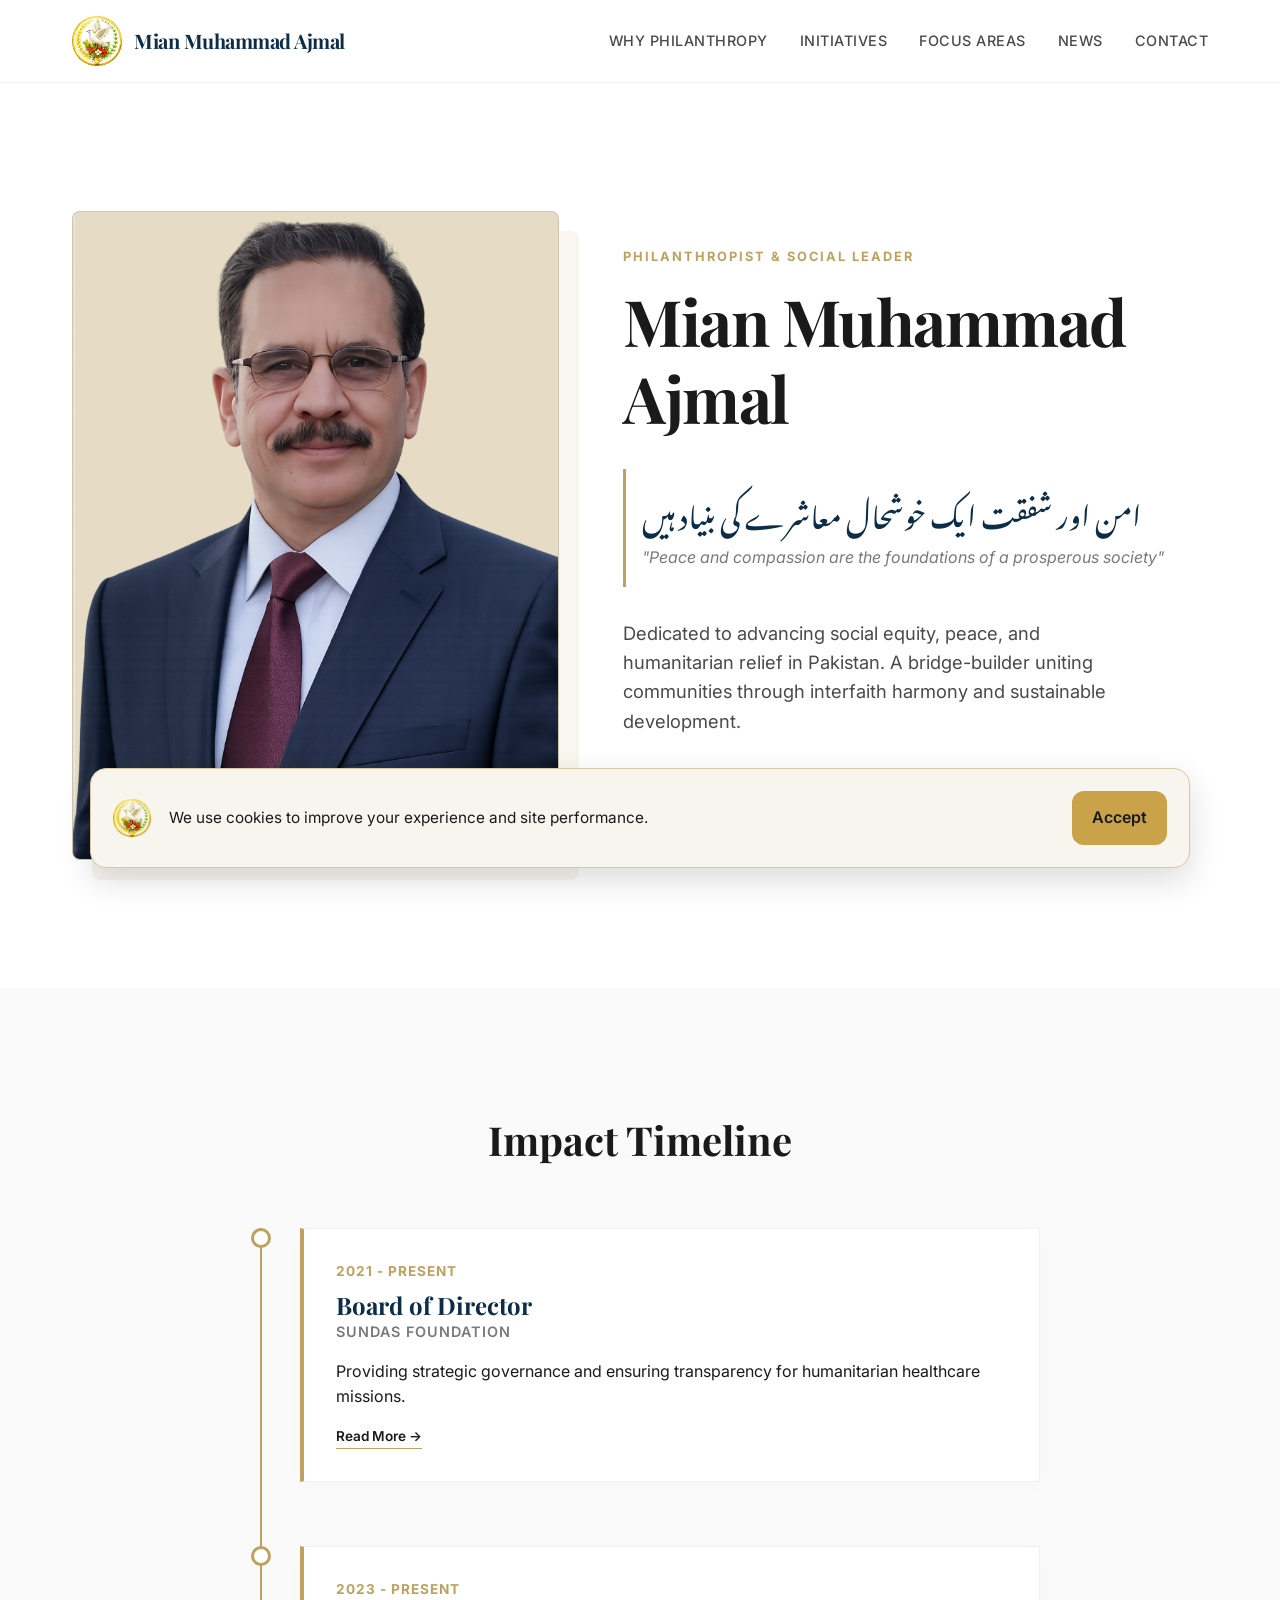
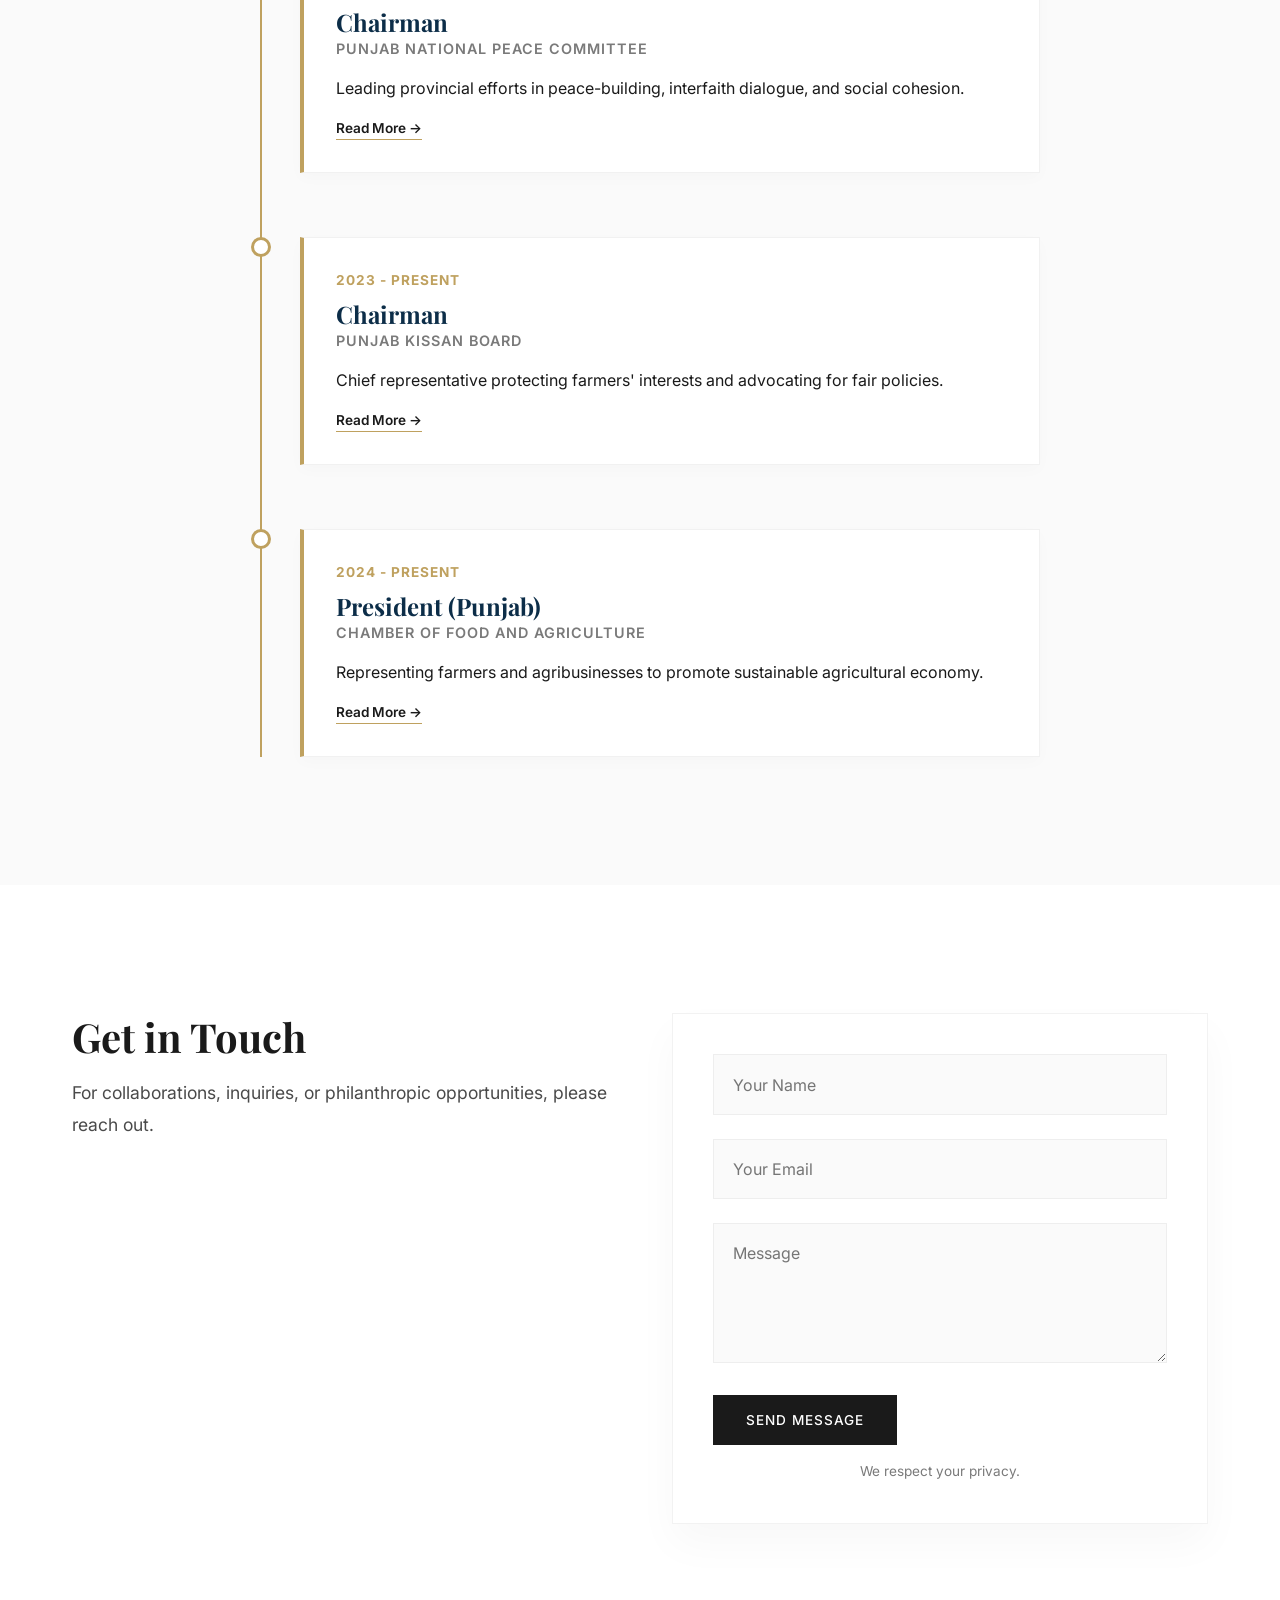
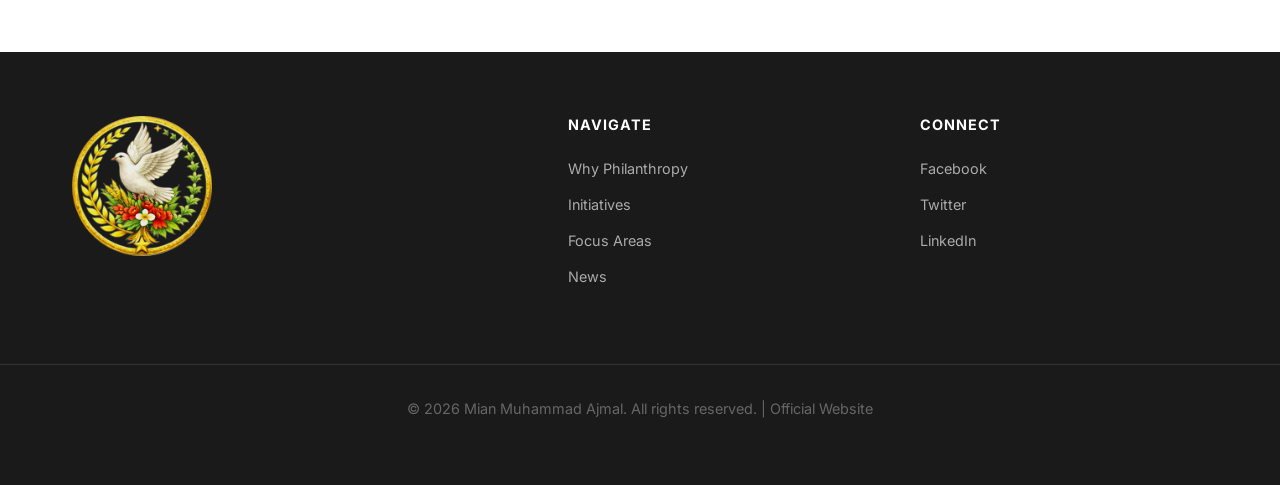
<file: index.html>
<!DOCTYPE html>
<html lang="en">

<head>
    <meta charset="UTF-8">
    <meta name="viewport" content="width=device-width, initial-scale=1.0">
    <title>Mian Muhammad Ajmal - Philanthropist</title>
    <link rel="preconnect" href="https://fonts.googleapis.com">
    <link rel="preconnect" href="https://fonts.gstatic.com" crossorigin>
    <link
        href="https://fonts.googleapis.com/css2?family=Playfair+Display:ital,wght@0,400;0,600;0,700;1,400&family=Inter:wght@300;400;500;600&family=Noto+Nastaliq+Urdu:wght@400;700&display=swap"
        rel="stylesheet">
    <link rel="stylesheet" href="styles.css">

<link rel="apple-touch-icon" sizes="180x180" href="/apple-touch-icon.png">
<link rel="icon" type="image/png" sizes="32x32" href="/favicon-32x32.png">
<link rel="icon" type="image/png" sizes="16x16" href="/favicon-16x16.png">
<link rel="manifest" href="/site.webmanifest">





    

</head>

<body>

    <header class="header">
        <div class="container">
            <nav class="nav">
                <a href="#" class="logo fade-in-logo" style="display: flex; align-items: center; gap: 12px;">
                    <img src="./MMA-logo-correct_ED New (1).png" alt="Logo" class="logo-img">
                    <span
                        style="font-family: var(--font-heading); font-size: 1.25rem; font-weight: 700; color: var(--accent-color); letter-spacing: -0.5px;">Mian
                        Muhammad Ajmal</span>
                </a>
                <ul class="nav-links">
                    <li><a href="philanthropy.html">why Philanthropy</a></li>
                    <li><a href="initiatives.html">Initiatives</a></li>
                    <li><a href="focus-areas.html">Focus Areas</a></li>
                    <li><a href="news.html">News</a></li>
                    <li><a href="#contact">Contact</a></li>
                </ul>
            </nav>
        </div>
    </header>

    <main>
        <section id="hero" class="hero">
            <div class="container hero-container">
                <div class="hero-image-wrapper">
                    <div class="blob-bg"></div>
                    <img src="profile_new.png" alt="Mian Muhammad Ajmal" class="hero-image">
                </div>
                <div class="hero-content">
                    <span class="eyebrow">Philanthropist & Social Leader</span>
                    <h1 class="headline">Mian Muhammad Ajmal</h1>

                    <div class="urdu-quote-container">
                        <p class="urdu-text">امن اور شفقت ایک خوشحال معاشرے کی بنیاد ہیں</p>
                        <p class="urdu-translation">"Peace and compassion are the foundations of a prosperous society"
                        </p>
                    </div>

                    <p class="hero-text">
                        Dedicated to advancing social equity, peace, and humanitarian relief in Pakistan.
                        A bridge-builder uniting communities through interfaith harmony and sustainable development.
                    </p>
                    <a href="#contact" class="btn btn-primary">Get in Touch</a>
                </div>
            </div>
        </section>

        <!-- Timeline Section -->
        <section id="initiatives" class="section timeline-section">
            <div class="container">
                <h2 class="section-title text-center">Impact Timeline</h2>
                <div class="timeline">
                    <!-- Item 2 -->
                    <div class="timeline-item">
                        <div class="timeline-marker"></div>
                        <div class="timeline-content hover-effect">
                            <span class="timeline-year">2021 - Present</span>
                            <h3 class="timeline-title">Board of Director</h3>
                            <span class="timeline-org">Sundas Foundation</span>
                            <p>Providing strategic governance and ensuring transparency for humanitarian healthcare
                                missions.</p>
                            <a href="initiatives.html" class="read-more-link">Read More &rarr;</a>
                        </div>
                    </div>
                    <!-- Item 1 -->
                    <div class="timeline-item">
                        <div class="timeline-marker"></div>
                        <div class="timeline-content hover-effect">
                            <span class="timeline-year">2023 - Present</span>
                            <h3 class="timeline-title">Chairman</h3>
                            <span class="timeline-org">Punjab National Peace Committee</span>
                            <p>Leading provincial efforts in peace-building, interfaith dialogue, and social cohesion.
                            </p>
                            <a href="initiatives.html" class="read-more-link">Read More &rarr;</a>
                        </div>
                    </div>
                                        
                    <!-- Item 4 -->
                    <div class="timeline-item">
                        <div class="timeline-marker"></div>
                        <div class="timeline-content hover-effect">
                            <span class="timeline-year">2023 - Present</span>
                            <h3 class="timeline-title">Chairman</h3>
                            <span class="timeline-org">Punjab Kissan Board</span>
                            <p>Chief representative protecting farmers' interests and advocating for fair policies.</p>
                            <a href="initiatives.html" class="read-more-link">Read More &rarr;</a>
                        </div>
                    </div>

                  

                    <!-- Item 3 -->
                    <div class="timeline-item">
                        <div class="timeline-marker"></div>
                        <div class="timeline-content hover-effect">
                            <span class="timeline-year">2024 - Present</span>
                            <h3 class="timeline-title">President (Punjab)</h3>
                            <span class="timeline-org">Chamber of Food and Agriculture</span>
                            <p>Representing farmers and agribusinesses to promote sustainable agricultural economy.</p>
                            <a href="initiatives.html" class="read-more-link">Read More &rarr;</a>
                        </div>
                    </div>




                </div>
            </div>
        </section>

<section id="contact" class="section contact-section">
    <div class="container contact-container">

        <div class="contact-text">
            <h2 class="section-title">Get in Touch</h2>
            <p>For collaborations, inquiries, or philanthropic opportunities, please reach out.</p>
        </div>

        <!-- ✅ FIXED FORM -->
<form id="contactForm" class="contact-form" action="https://formspree.io/f/meezyypr" method="POST">

    <div class="form-group">
        <input type="text" name="name" placeholder="Your Name" required>
    </div>

    <div class="form-group">
        <input type="email" name="email" placeholder="Your Email" required>
    </div>

    <div class="form-group">
        <textarea name="message" rows="5" placeholder="Message" required></textarea>
    </div>

    <button type="submit" class="btn btn-primary">Send Message</button>

    <p id="status" class="form-note">We respect your privacy.</p>
    <input type="hidden" name="_subject" value="New Contact — Ajmal Website">


</form>


    </div>
</section>


        <footer class="footer">
            <div class="container footer-content">
                <div class="footer-col">
                    <img src="./MMA-logo-correct_ED New (1).png" alt="Logo" class="footer-logo">
                    
                </div>
                <div class="footer-col">
                    <h4>Navigate</h4>
                    <ul class="footer-links">
                        <li><a href="philanthropy.html">Why Philanthropy</a></li>
                        <li><a href="initiatives.html">Initiatives</a></li>
                        <li><a href="focus-areas.html">Focus Areas</a></li>
                        <li><a href="news.html">News</a></li>
                    </ul>
                </div>
                <div class="footer-col">
                    <h4 title="Links coming soon">Connect </h4>
                    <ul class="footer-links" >
                        <li title="coming soon"><a href="#">Facebook</a></li>
                        <li title="coming soon"><a href="#">Twitter</a></li>
                        <li title="coming soon"><a href="#">LinkedIn</a></li>
                    </ul>
                </div>
            </div>
            <div class="footer-bottom">
                <p>&copy; 2026 Mian Muhammad Ajmal. All rights reserved. | Official Website</p>
            </div>
        </footer>
 <!---FOR COOKIE CONSENT -->
<input type="checkbox" id="cookie-close">

<div id="cookie-banner" class="cookie-banner">

    <div class="cookie-left">
        <img src="./MMA-logo-correct_ED New (1).png" alt="Logo" class="cookie-logo">

        <p>
            We use cookies to improve your experience and site performance.
        </p>
    </div>

    <label for="cookie-close" class="cookie-btn" onclick="localStorage.setItem('cookieOK','1')">Accept</label></label>

</div>
<script>if (localStorage.getItem('cookieOK')) document.getElementById('cookie-banner').style.display = 'none'</script>

<script>
    const form = document.getElementById("contactForm");
    const statusEl = document.getElementById("status");

    form.addEventListener("submit", async (e) => {
        e.preventDefault();
        statusEl.textContent = "Sending...";

        try {
            const res = await fetch(form.action, {
                method: "POST",
                body: new FormData(form),
                headers: { "Accept": "application/json" }
            });

            if (res.ok) {
                statusEl.textContent = "✅ Message sent!";
                form.reset();
            } else {
                statusEl.textContent = "❌ Failed to send.";
            }
        } catch {
            statusEl.textContent = "❌ Network error.";
        }
    });
</script>





    </main>
<script>
    document.addEventListener("contextmenu", e => e.preventDefault());

    document.addEventListener("keydown", function (e) {
        if (
            e.key === "F12" ||
            (e.ctrlKey && e.shiftKey && e.key === "I") ||
            (e.ctrlKey && e.shiftKey && e.key === "J") ||
            (e.ctrlKey && e.key === "U")
        ) {
            e.preventDefault();
        }
    });
</script>

</body>

</html>
</file>
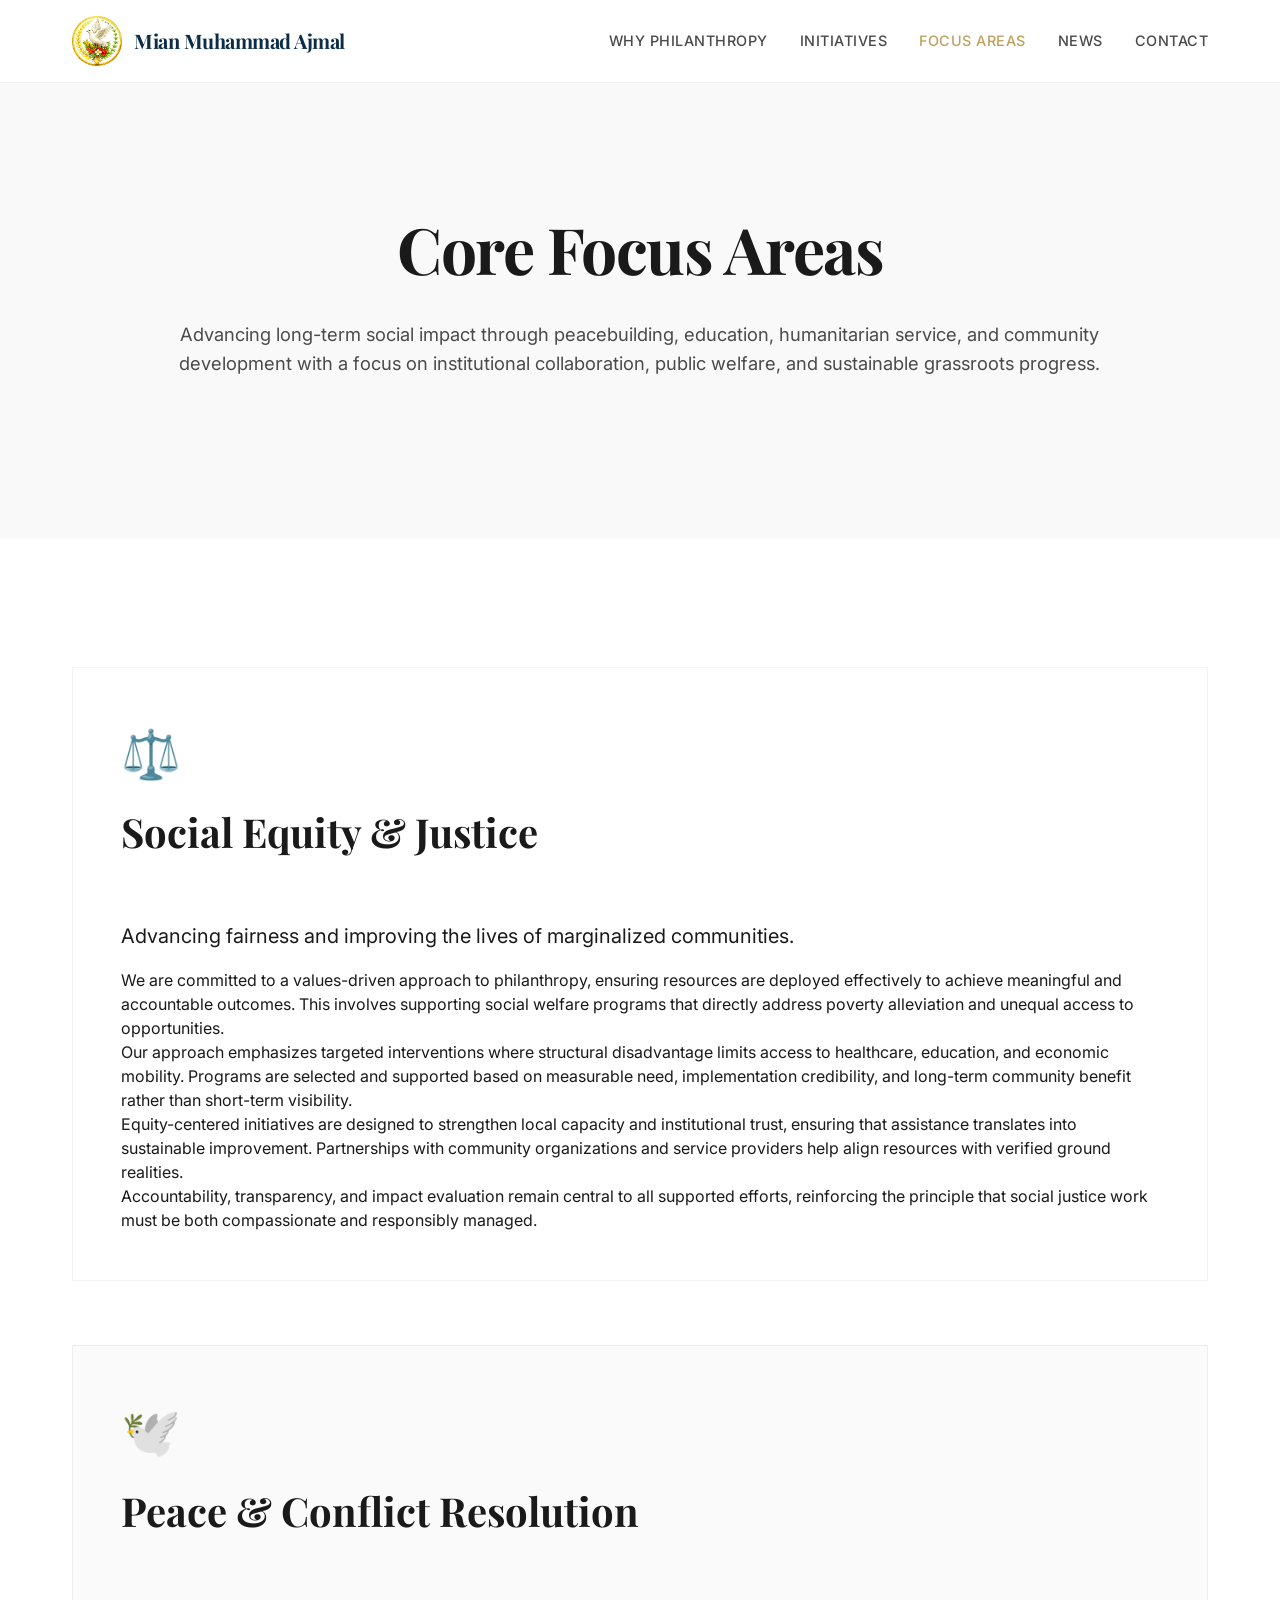
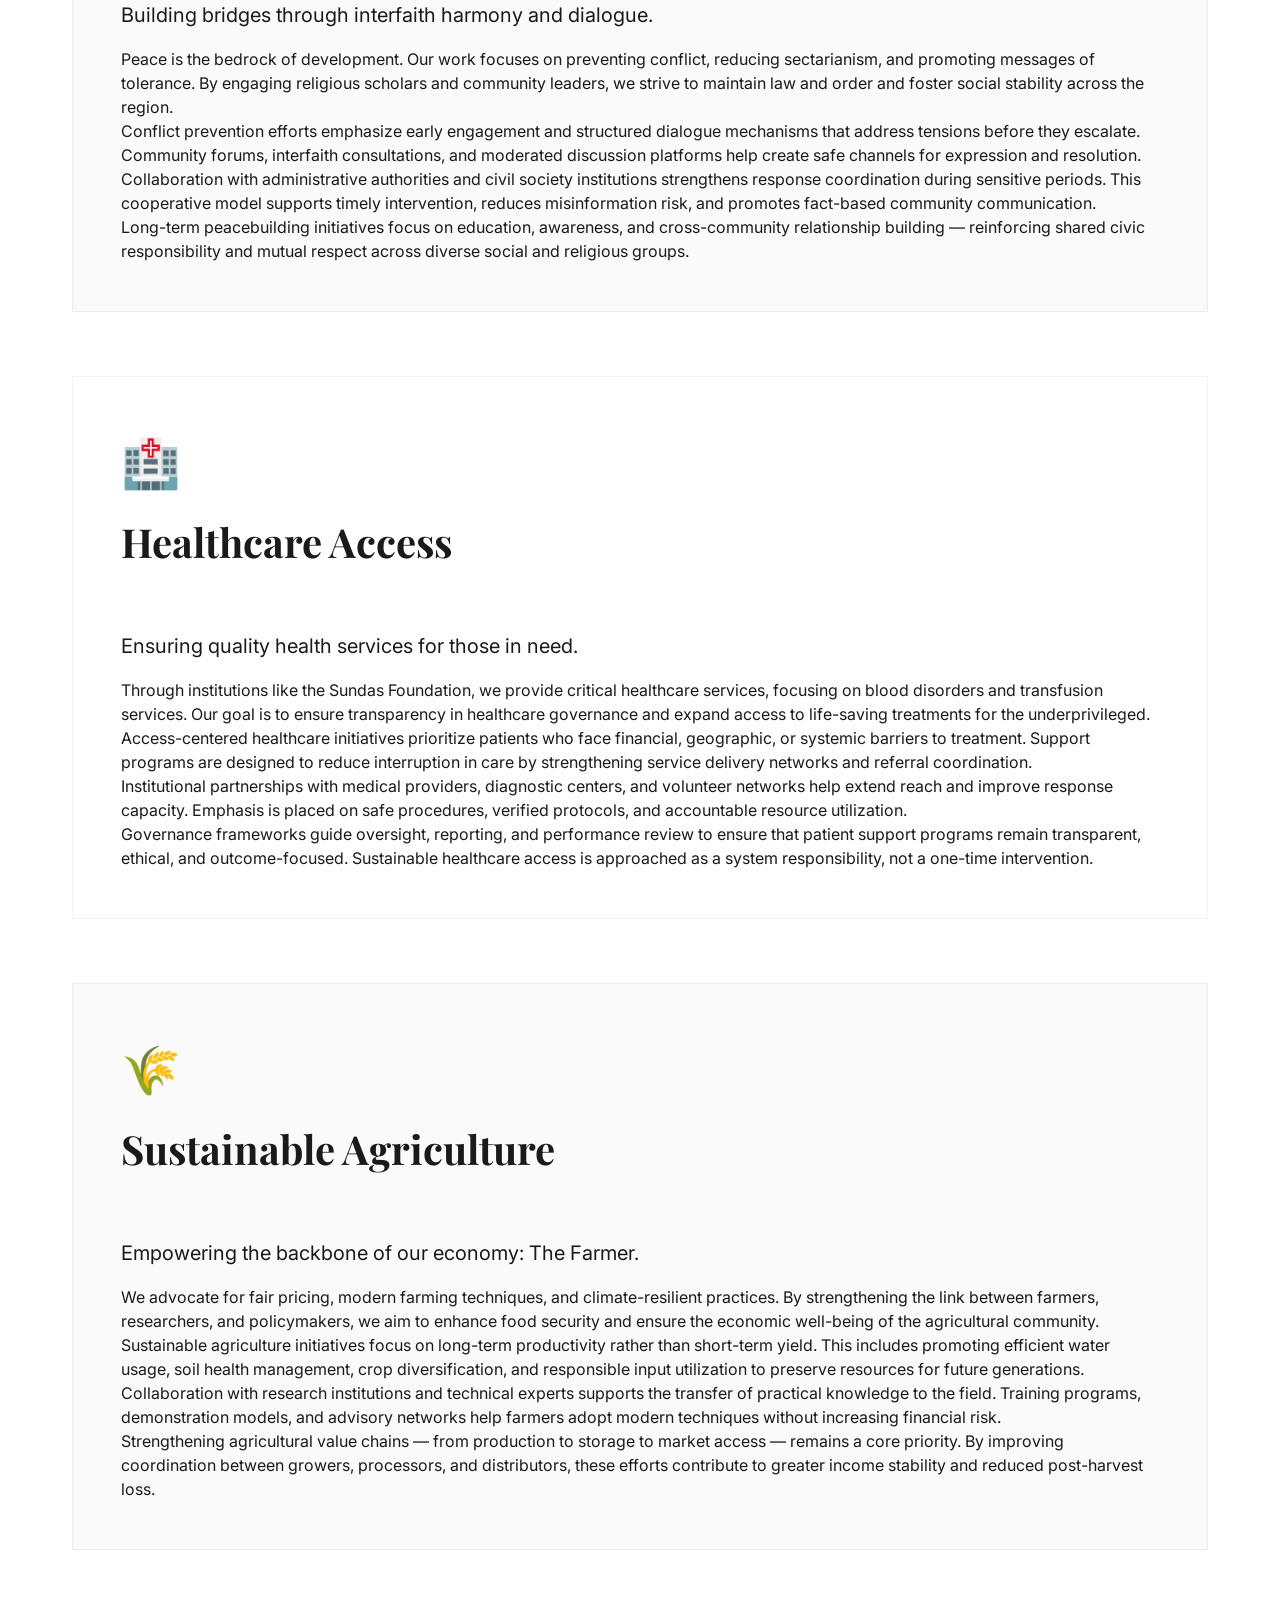
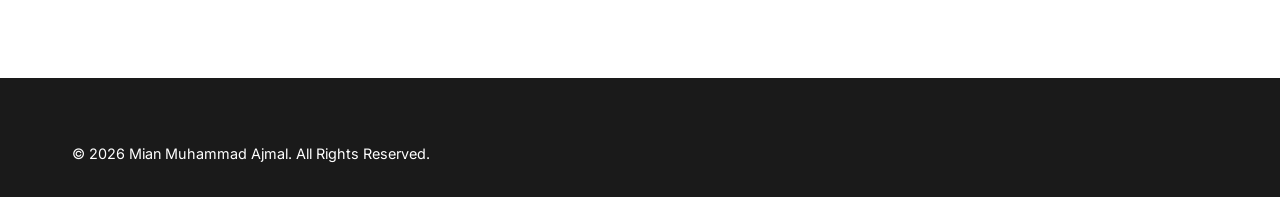
<file: focus-areas.html>
<!DOCTYPE html>
<html lang="en">

<head>
    <meta charset="UTF-8">
    <meta name="viewport" content="width=device-width, initial-scale=1.0">
    <title>Focus Areas - Mian Muhammad Ajmal</title>
    <link rel="preconnect" href="https://fonts.googleapis.com">
    <link rel="preconnect" href="https://fonts.gstatic.com" crossorigin>
    <link
        href="https://fonts.googleapis.com/css2?family=Playfair+Display:ital,wght@0,400;0,600;0,700;1,400&family=Inter:wght@300;400;500;600&family=Noto+Nastaliq+Urdu:wght@400;700&display=swap"
        rel="stylesheet">
    <link rel="stylesheet" href="styles.css">
    <link rel="apple-touch-icon" sizes="180x180" href="apple-touch-icon.png">
    <link rel="icon" type="image/png" sizes="32x32" href="favicon-32x32.png">
    <link rel="icon" type="image/png" sizes="16x16" href="favicon-16x16.png">
    <link rel="manifest" href="site.webmanifest">
    <link rel="icon" href="favicon.ico">

    <style>
        .icon-large {
            font-size: 3rem;
            margin-bottom: 1rem;
            color: var(--accent-gold);
            display: block;
        }

        .focus-detail-grid {
            display: grid;
            grid-template-columns: 1fr;
            gap: 4rem;
        }

        .focus-detail-item {
            padding: 3rem;
            background: #fff;
            border: 1px solid var(--border-light);
        }

        .focus-detail-item:nth-child(even) {
            background: #fafafa;
        }
    </style>
</head>

<body>

    <header class="header">
        <div class="container">
            <nav class="nav">
                <a href="index.html" class="logo fade-in-logo" style="display: flex; align-items: center; gap: 12px;">
                    <img src="MMA-logo-correct_ED New (1).png" alt="Logo" class="logo-img">
                    <span
                        style="font-family: var(--font-heading); font-size: 1.25rem; font-weight: 700; color: var(--accent-color); letter-spacing: -0.5px;">Mian
                        Muhammad Ajmal</span>
                </a>
                <ul class="nav-links">
                    <li><a href="philanthropy.html">why Philanthropy</a></li>
                    <li><a href="initiatives.html">Initiatives</a></li>
                    <li><a href="focus-areas.html" class="active">Focus Areas</a></li>
                    <li><a href="news.html">News</a></li>
                    <li><a href="index.html#contact">Contact</a></li>
                </ul>
            </nav>
        </div>
    </header>

    <main>
        <section class="section hero-small">
            <div class="container text-center">
                <h1 class="headline">Core Focus Areas</h1>
<p class="hero-text text-center-max">
    Advancing long-term social impact through peacebuilding, education, humanitarian service, and community development

    with a focus on institutional collaboration, public welfare, and sustainable grassroots progress.
</p>

            </div>
        </section>

        <section class="section">
            <div class="container">
                <div class="focus-detail-grid">

<!-- Area 1 -->
<div class="focus-detail-item">
    <span class="icon-large">⚖️</span>
    <h2 class="section-title">Social Equity & Justice</h2>
    <p class="lead">Advancing fairness and improving the lives of marginalized communities.</p>

    <p style="line-height: 1.5;">
        We are committed to a values-driven approach to philanthropy, ensuring resources are deployed
        effectively to achieve meaningful and accountable outcomes. This involves supporting social
        welfare programs that directly address poverty alleviation and unequal access to opportunities.
    </p>

    <!-- ✅ ADDED DEPTH CONTENT -->

    <p style="line-height: 1.5;">
        Our approach emphasizes targeted interventions where structural disadvantage limits access to
        healthcare, education, and economic mobility. Programs are selected and supported based on
        measurable need, implementation credibility, and long-term community benefit rather than
        short-term visibility.
    </p>

    <p style="line-height: 1.5;">
        Equity-centered initiatives are designed to strengthen local capacity and institutional trust,
        ensuring that assistance translates into sustainable improvement. Partnerships with community
        organizations and service providers help align resources with verified ground realities.
    </p>

    <p style="line-height: 1.5;">
        Accountability, transparency, and impact evaluation remain central to all supported efforts,
        reinforcing the principle that social justice work must be both compassionate and responsibly managed.
    </p>

</div>


<!-- Area 2 -->
<div class="focus-detail-item">
    <span class="icon-large">🕊️</span>
    <h2 class="section-title">Peace & Conflict Resolution</h2>
    <p class="lead">Building bridges through interfaith harmony and dialogue.</p>

    <p style="line-height: 1.5;">
        Peace is the bedrock of development. Our work focuses on preventing conflict, reducing
        sectarianism, and promoting messages of tolerance. By engaging religious scholars and
        community leaders, we strive to maintain law and order and foster social stability across
        the region.
    </p>

    <!-- ✅ ADDED DEPTH CONTENT -->

    <p style="line-height: 1.5;">
        Conflict prevention efforts emphasize early engagement and structured dialogue mechanisms
        that address tensions before they escalate. Community forums, interfaith consultations,
        and moderated discussion platforms help create safe channels for expression and resolution.
    </p>

    <p style="line-height: 1.5;">
        Collaboration with administrative authorities and civil society institutions strengthens
        response coordination during sensitive periods. This cooperative model supports timely
        intervention, reduces misinformation risk, and promotes fact-based community communication.
    </p>

    <p style="line-height: 1.5;">
        Long-term peacebuilding initiatives focus on education, awareness, and cross-community
        relationship building — reinforcing shared civic responsibility and mutual respect across
        diverse social and religious groups.
    </p>

</div>


<!-- Area 3 -->
<div class="focus-detail-item">
    <span class="icon-large">🏥</span>
    <h2 class="section-title">Healthcare Access</h2>
    <p class="lead">Ensuring quality health services for those in need.</p>

    <p style="line-height: 1.5;">
        Through institutions like the Sundas Foundation, we provide critical healthcare services,
        focusing on blood disorders and transfusion services. Our goal is to ensure transparency in
        healthcare governance and expand access to life-saving treatments for the underprivileged.
    </p>

    <!-- ✅ ADDED DEPTH CONTENT -->

    <p style="line-height: 1.5;">
        Access-centered healthcare initiatives prioritize patients who face financial, geographic,
        or systemic barriers to treatment. Support programs are designed to reduce interruption in
        care by strengthening service delivery networks and referral coordination.
    </p>

    <p style="line-height: 1.5;">
        Institutional partnerships with medical providers, diagnostic centers, and volunteer
        networks help extend reach and improve response capacity. Emphasis is placed on safe
        procedures, verified protocols, and accountable resource utilization.
    </p>

    <p style="line-height: 1.5;">
        Governance frameworks guide oversight, reporting, and performance review to ensure that
        patient support programs remain transparent, ethical, and outcome-focused. Sustainable
        healthcare access is approached as a system responsibility, not a one-time intervention.
    </p>

</div>


<!-- Area 4 -->
<div class="focus-detail-item">
    <span class="icon-large">🌾</span>
    <h2 class="section-title">Sustainable Agriculture</h2>
    <p class="lead">Empowering the backbone of our economy: The Farmer.</p>

    <p style="line-height: 1.5;">
        We advocate for fair pricing, modern farming techniques, and climate-resilient practices. By
        strengthening the link between farmers, researchers, and policymakers, we aim to enhance
        food security and ensure the economic well-being of the agricultural community.
    </p>

    <!-- ✅ ADDED DEPTH CONTENT -->

    <p style="line-height: 1.5;">
        Sustainable agriculture initiatives focus on long-term productivity rather than short-term yield.
        This includes promoting efficient water usage, soil health management, crop diversification,
        and responsible input utilization to preserve resources for future generations.
    </p>

    <p style="line-height: 1.5;">
        Collaboration with research institutions and technical experts supports the transfer of practical
        knowledge to the field. Training programs, demonstration models, and advisory networks help farmers
        adopt modern techniques without increasing financial risk.
    </p>

    <p style="line-height: 1.5;">
        Strengthening agricultural value chains — from production to storage to market access — remains a
        core priority. By improving coordination between growers, processors, and distributors, these efforts
        contribute to greater income stability and reduced post-harvest loss.
    </p>

</div>


                </div>
            </div>
        </section>

        <footer class="footer">
            <div class="container">
                <p>&copy; 2026 Mian Muhammad Ajmal. All Rights Reserved.</p>
            </div>
        </footer>

    </main>
<script>
    document.addEventListener("contextmenu", e => e.preventDefault());

    document.addEventListener("keydown", function (e) {
        if (
            e.key === "F12" ||
            (e.ctrlKey && e.shiftKey && e.key === "I") ||
            (e.ctrlKey && e.shiftKey && e.key === "J") ||
            (e.ctrlKey && e.key === "U")
        ) {
            e.preventDefault();
        }
    });
</script>

</body>

</html>
</file>
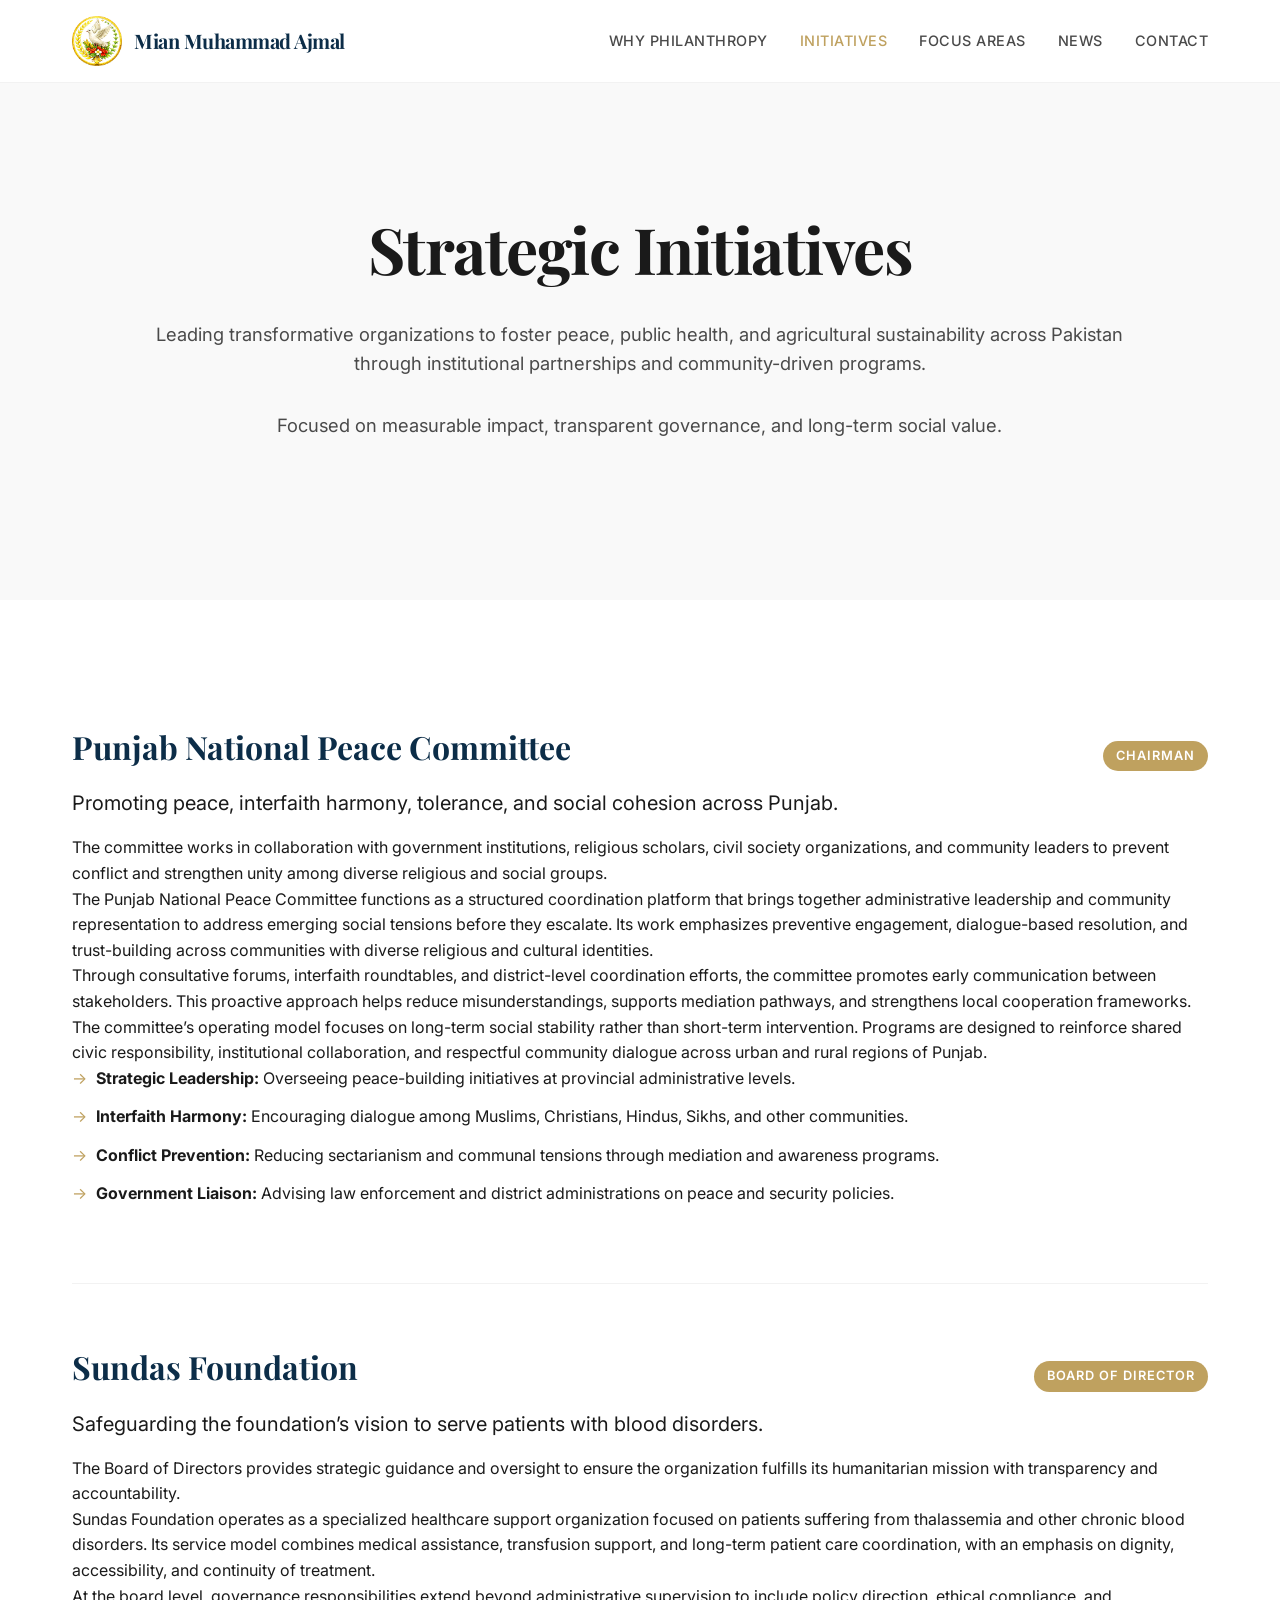
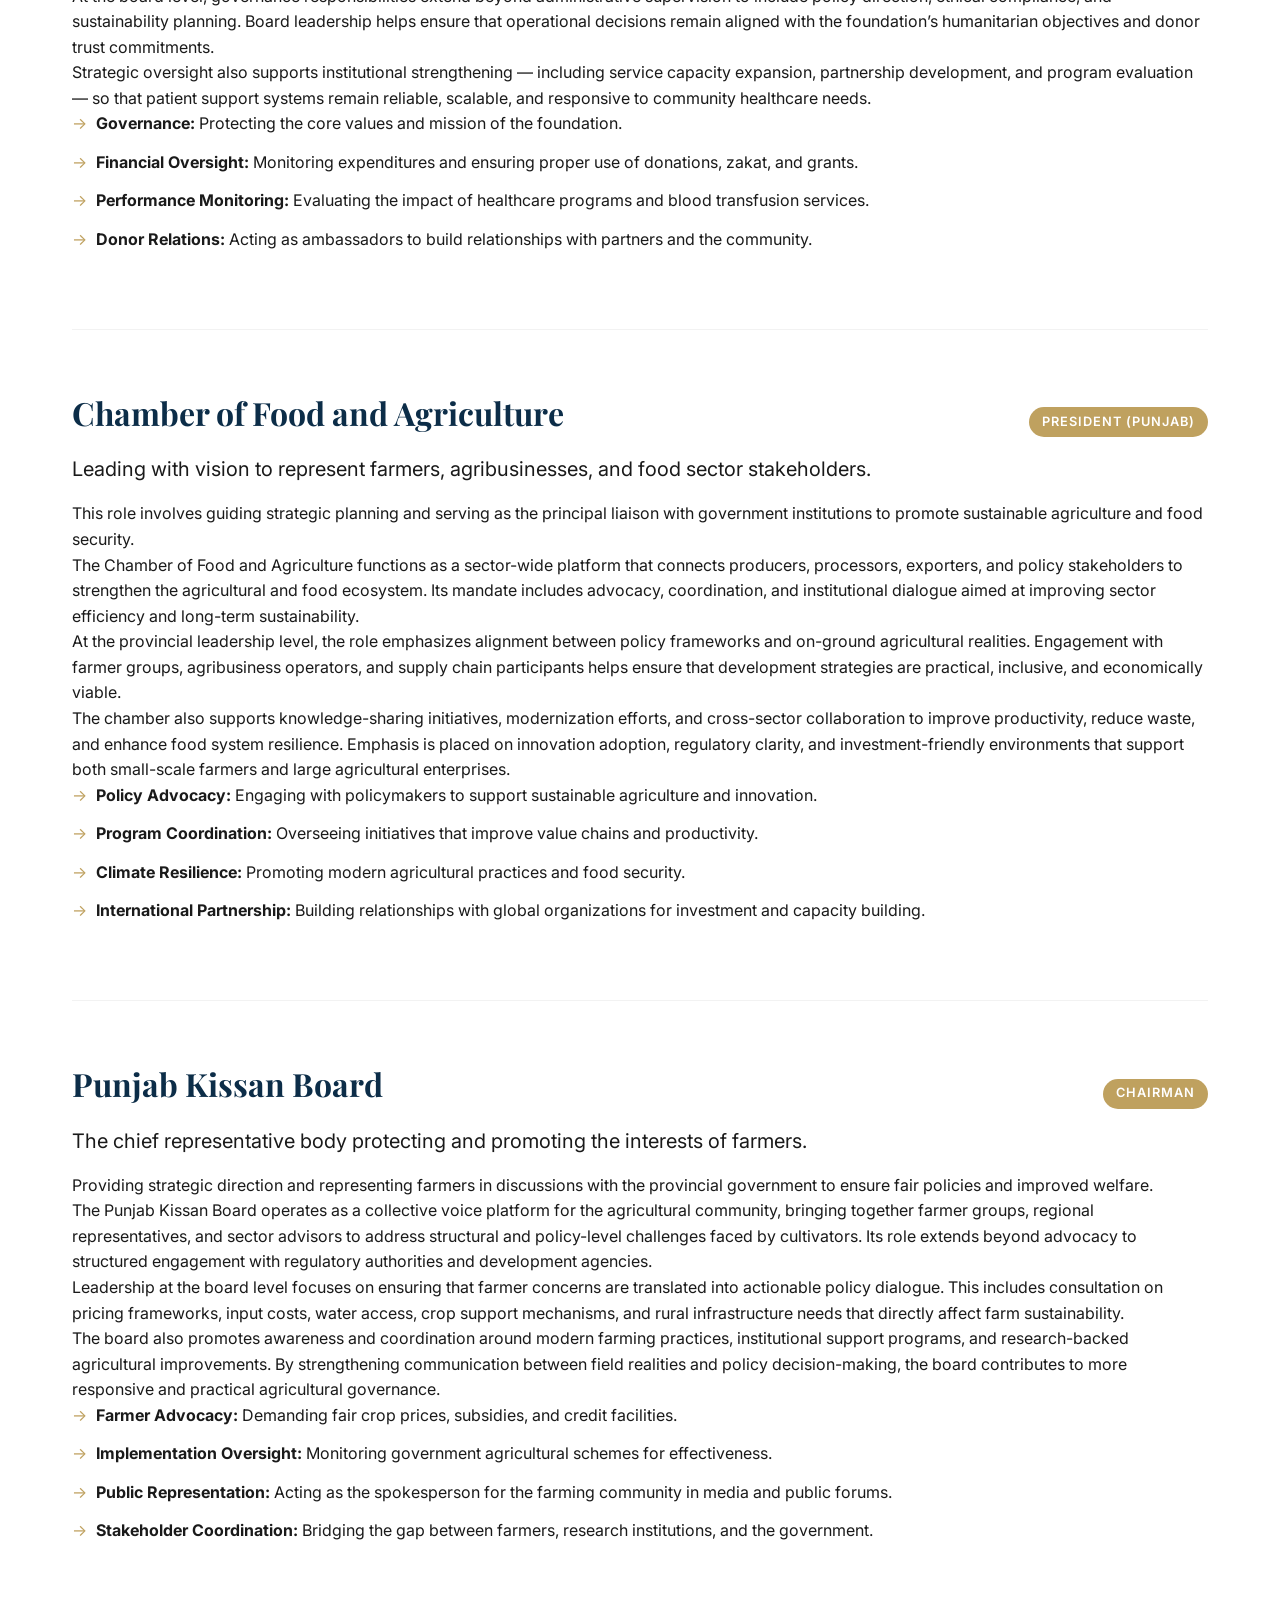
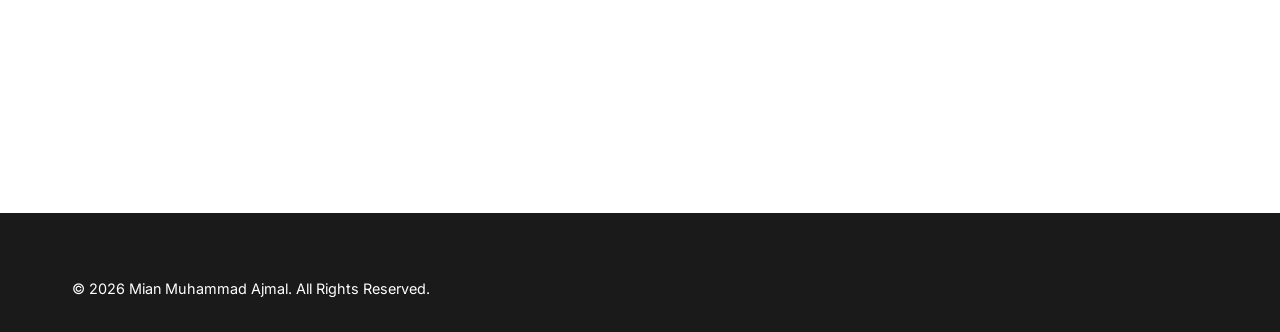
<file: initiatives.html>
<!DOCTYPE html>
<html lang="en">

<head>
    <meta charset="UTF-8">
    <meta name="viewport" content="width=device-width, initial-scale=1.0">
    <title>Initiatives - Mian Muhammad Ajmal</title>
    <link rel="preconnect" href="https://fonts.googleapis.com">
    <link rel="preconnect" href="https://fonts.gstatic.com" crossorigin>
    <link
        href="https://fonts.googleapis.com/css2?family=Playfair+Display:ital,wght@0,400;0,600;0,700;1,400&family=Inter:wght@300;400;500;600&family=Noto+Nastaliq+Urdu:wght@400;700&display=swap"
        rel="stylesheet">
    <link rel="stylesheet" href="styles.css">
    <link rel="apple-touch-icon" sizes="180x180" href="apple-touch-icon.png">
    <link rel="icon" type="image/png" sizes="32x32" href="favicon-32x32.png">
    <link rel="icon" type="image/png" sizes="16x16" href="favicon-16x16.png">
    <link rel="manifest" href="site.webmanifest">
    <link rel="icon" href="favicon.ico">

</head>

<body>

    <header class="header">
        <div class="container">
            <nav class="nav">
                <a href="index.html" class="logo fade-in-logo" style="display: flex; align-items: center; gap: 12px;">
                    <img src="./MMA-logo-correct_ED New (1).png" alt="Logo" class="logo-img">
                    <span
                        style="font-family: var(--font-heading); font-size: 1.25rem; font-weight: 700; color: var(--accent-color); letter-spacing: -0.5px;">Mian
                        Muhammad Ajmal</span>
                </a>
                <ul class="nav-links">
                    <li><a href="philanthropy.html">why Philanthropy</a></li>
                    <li><a href="initiatives.html" class="active">Initiatives</a></li>
                    <li><a href="focus-areas.html">Focus Areas</a></li>
                    <li><a href="news.html">News</a></li>
                    <li><a href="index.html#contact">Contact</a></li>
                </ul>
            </nav>
        </div>
    </header>

    <main>
        <section class="section hero-small">
            <div class="container text-center">
                <h1 class="headline">Strategic Initiatives</h1>
                <p class="hero-text text-center-max">
                    Leading transformative organizations to foster peace, public health, and agricultural sustainability across Pakistan 
                    through institutional partnerships and community-driven programs.
                    <p class="hero-text text-center-max"> Focused on measurable impact, transparent governance, and long-term social value.</p>
                    
                </p>
            
            </div>
        </section>

        <section class="section">
            <div class="container">

                <!-- Initiative 1 -->
<div class="initiative-block">
    <div class="initiative-header">
        <h2>Punjab National Peace Committee</h2>
        <span class="role-badge">Chairman</span>
    </div>

    <div class="initiative-body">

        <p class="lead">
            Promoting peace, interfaith harmony, tolerance, and social cohesion across Punjab.
        </p>

        <p>
            The committee works in collaboration with government institutions, religious scholars, civil
            society organizations, and community leaders to prevent conflict and strengthen unity among
            diverse religious and social groups.
        </p>

        <!-- ✅ ADDITIONAL DEPTH CONTENT STARTS HERE -->

        <p>
            The Punjab National Peace Committee functions as a structured coordination platform that brings
            together administrative leadership and community representation to address emerging social tensions
            before they escalate. Its work emphasizes preventive engagement, dialogue-based resolution, and
            trust-building across communities with diverse religious and cultural identities.
        </p>

        <p>
            Through consultative forums, interfaith roundtables, and district-level coordination efforts,
            the committee promotes early communication between stakeholders. This proactive approach helps
            reduce misunderstandings, supports mediation pathways, and strengthens local cooperation frameworks.
        </p>

        <p>
            The committee’s operating model focuses on long-term social stability rather than short-term
            intervention. Programs are designed to reinforce shared civic responsibility, institutional
            collaboration, and respectful community dialogue across urban and rural regions of Punjab.
        </p>

        <!-- ✅ KEEP YOUR LIST EXACTLY AS IS -->

        <ul class="detail-list">
            <li><strong>Strategic Leadership:</strong> Overseeing peace-building initiatives at
                provincial administrative levels.</li>
            <li><strong>Interfaith Harmony:</strong> Encouraging dialogue among Muslims, Christians,
                Hindus, Sikhs, and other communities.</li>
            <li><strong>Conflict Prevention:</strong> Reducing sectarianism and communal tensions
                through mediation and awareness programs.</li>
            <li><strong>Government Liaison:</strong> Advising law enforcement and district
                administrations on peace and security policies.</li>
        </ul>

    </div>
</div>


<!-- Initiative 2 -->
<div class="initiative-block">
    <div class="initiative-header">
        <h2>Sundas Foundation</h2>
        <span class="role-badge">Board of Director</span>
    </div>

    <div class="initiative-body">

        <p class="lead">
            Safeguarding the foundation’s vision to serve patients with blood disorders.
        </p>

        <p>
            The Board of Directors provides strategic guidance and oversight to ensure the organization
            fulfills its humanitarian mission with transparency and accountability.
        </p>

        <!-- ✅ ADDED DEPTH CONTENT -->

        <p>
            Sundas Foundation operates as a specialized healthcare support organization focused on patients
            suffering from thalassemia and other chronic blood disorders. Its service model combines medical
            assistance, transfusion support, and long-term patient care coordination, with an emphasis on
            dignity, accessibility, and continuity of treatment.
        </p>

        <p>
            At the board level, governance responsibilities extend beyond administrative supervision to include
            policy direction, ethical compliance, and sustainability planning. Board leadership helps ensure that
            operational decisions remain aligned with the foundation’s humanitarian objectives and donor trust
            commitments.
        </p>

        <p>
            Strategic oversight also supports institutional strengthening — including service capacity expansion,
            partnership development, and program evaluation — so that patient support systems remain reliable,
            scalable, and responsive to community healthcare needs.
        </p>

        <!-- ✅ KEEP YOUR ORIGINAL LIST -->

        <ul class="detail-list">
            <li><strong>Governance:</strong> Protecting the core values and mission of the foundation.</li>
            <li><strong>Financial Oversight:</strong> Monitoring expenditures and ensuring proper use of
                donations, zakat, and grants.</li>
            <li><strong>Performance Monitoring:</strong> Evaluating the impact of healthcare programs
                and blood transfusion services.</li>
            <li><strong>Donor Relations:</strong> Acting as ambassadors to build relationships with
                partners and the community.</li>
        </ul>

    </div>
</div>


<!-- Initiative 3 -->
<div class="initiative-block">
    <div class="initiative-header">
        <h2>Chamber of Food and Agriculture</h2>
        <span class="role-badge">President (Punjab)</span>
    </div>

    <div class="initiative-body">

        <p class="lead">
            Leading with vision to represent farmers, agribusinesses, and food sector stakeholders.
        </p>

        <p>
            This role involves guiding strategic planning and serving as the principal liaison with
            government institutions to promote sustainable agriculture and food security.
        </p>

        <!-- ✅ ADDED DEPTH CONTENT -->

        <p>
            The Chamber of Food and Agriculture functions as a sector-wide platform that connects producers,
            processors, exporters, and policy stakeholders to strengthen the agricultural and food ecosystem.
            Its mandate includes advocacy, coordination, and institutional dialogue aimed at improving sector
            efficiency and long-term sustainability.
        </p>

        <p>
            At the provincial leadership level, the role emphasizes alignment between policy frameworks and
            on-ground agricultural realities. Engagement with farmer groups, agribusiness operators, and supply
            chain participants helps ensure that development strategies are practical, inclusive, and economically
            viable.
        </p>

        <p>
            The chamber also supports knowledge-sharing initiatives, modernization efforts, and cross-sector
            collaboration to improve productivity, reduce waste, and enhance food system resilience. Emphasis is
            placed on innovation adoption, regulatory clarity, and investment-friendly environments that support
            both small-scale farmers and large agricultural enterprises.
        </p>

        <!-- ✅ KEEP YOUR LIST -->

        <ul class="detail-list">
            <li><strong>Policy Advocacy:</strong> Engaging with policymakers to support sustainable
                agriculture and innovation.</li>
            <li><strong>Program Coordination:</strong> Overseeing initiatives that improve value chains
                and productivity.</li>
            <li><strong>Climate Resilience:</strong> Promoting modern agricultural practices and food
                security.</li>
            <li><strong>International Partnership:</strong> Building relationships with global
                organizations for investment and capacity building.</li>
        </ul>

    </div>
</div>


<!-- Initiative 4 -->
<div class="initiative-block">
    <div class="initiative-header">
        <h2>Punjab Kissan Board</h2>
        <span class="role-badge">Chairman</span>
    </div>

    <div class="initiative-body">

        <p class="lead">
            The chief representative body protecting and promoting the interests of farmers.
        </p>

        <p>
            Providing strategic direction and representing farmers in discussions with the provincial
            government to ensure fair policies and improved welfare.
        </p>

        <!-- ✅ ADDED DEPTH CONTENT -->

        <p>
            The Punjab Kissan Board operates as a collective voice platform for the agricultural community,
            bringing together farmer groups, regional representatives, and sector advisors to address structural
            and policy-level challenges faced by cultivators. Its role extends beyond advocacy to structured
            engagement with regulatory authorities and development agencies.
        </p>

        <p>
            Leadership at the board level focuses on ensuring that farmer concerns are translated into actionable
            policy dialogue. This includes consultation on pricing frameworks, input costs, water access, crop
            support mechanisms, and rural infrastructure needs that directly affect farm sustainability.
        </p>

        <p>
            The board also promotes awareness and coordination around modern farming practices, institutional
            support programs, and research-backed agricultural improvements. By strengthening communication between
            field realities and policy decision-making, the board contributes to more responsive and practical
            agricultural governance.
        </p>

        <!-- ✅ KEEP YOUR ORIGINAL LIST -->

        <ul class="detail-list">
            <li><strong>Farmer Advocacy:</strong> Demanding fair crop prices, subsidies, and credit
                facilities.</li>
            <li><strong>Implementation Oversight:</strong> Monitoring government agricultural schemes
                for effectiveness.</li>
            <li><strong>Public Representation:</strong> Acting as the spokesperson for the farming
                community in media and public forums.</li>
            <li><strong>Stakeholder Coordination:</strong> Bridging the gap between farmers, research
                institutions, and the government.</li>
        </ul>

    </div>
</div>


            </div>
        </section>

        <footer class="footer">
            <div class="container">
                <p>&copy; 2026 Mian Muhammad Ajmal. All Rights Reserved.</p>
            </div>
        </footer>

    </main>
<script>
    document.addEventListener("contextmenu", e => e.preventDefault());

    document.addEventListener("keydown", function (e) {
        if (
            e.key === "F12" ||
            (e.ctrlKey && e.shiftKey && e.key === "I") ||
            (e.ctrlKey && e.shiftKey && e.key === "J") ||
            (e.ctrlKey && e.key === "U")
        ) {
            e.preventDefault();
        }
    });
</script>

</body>

</html>
</file>
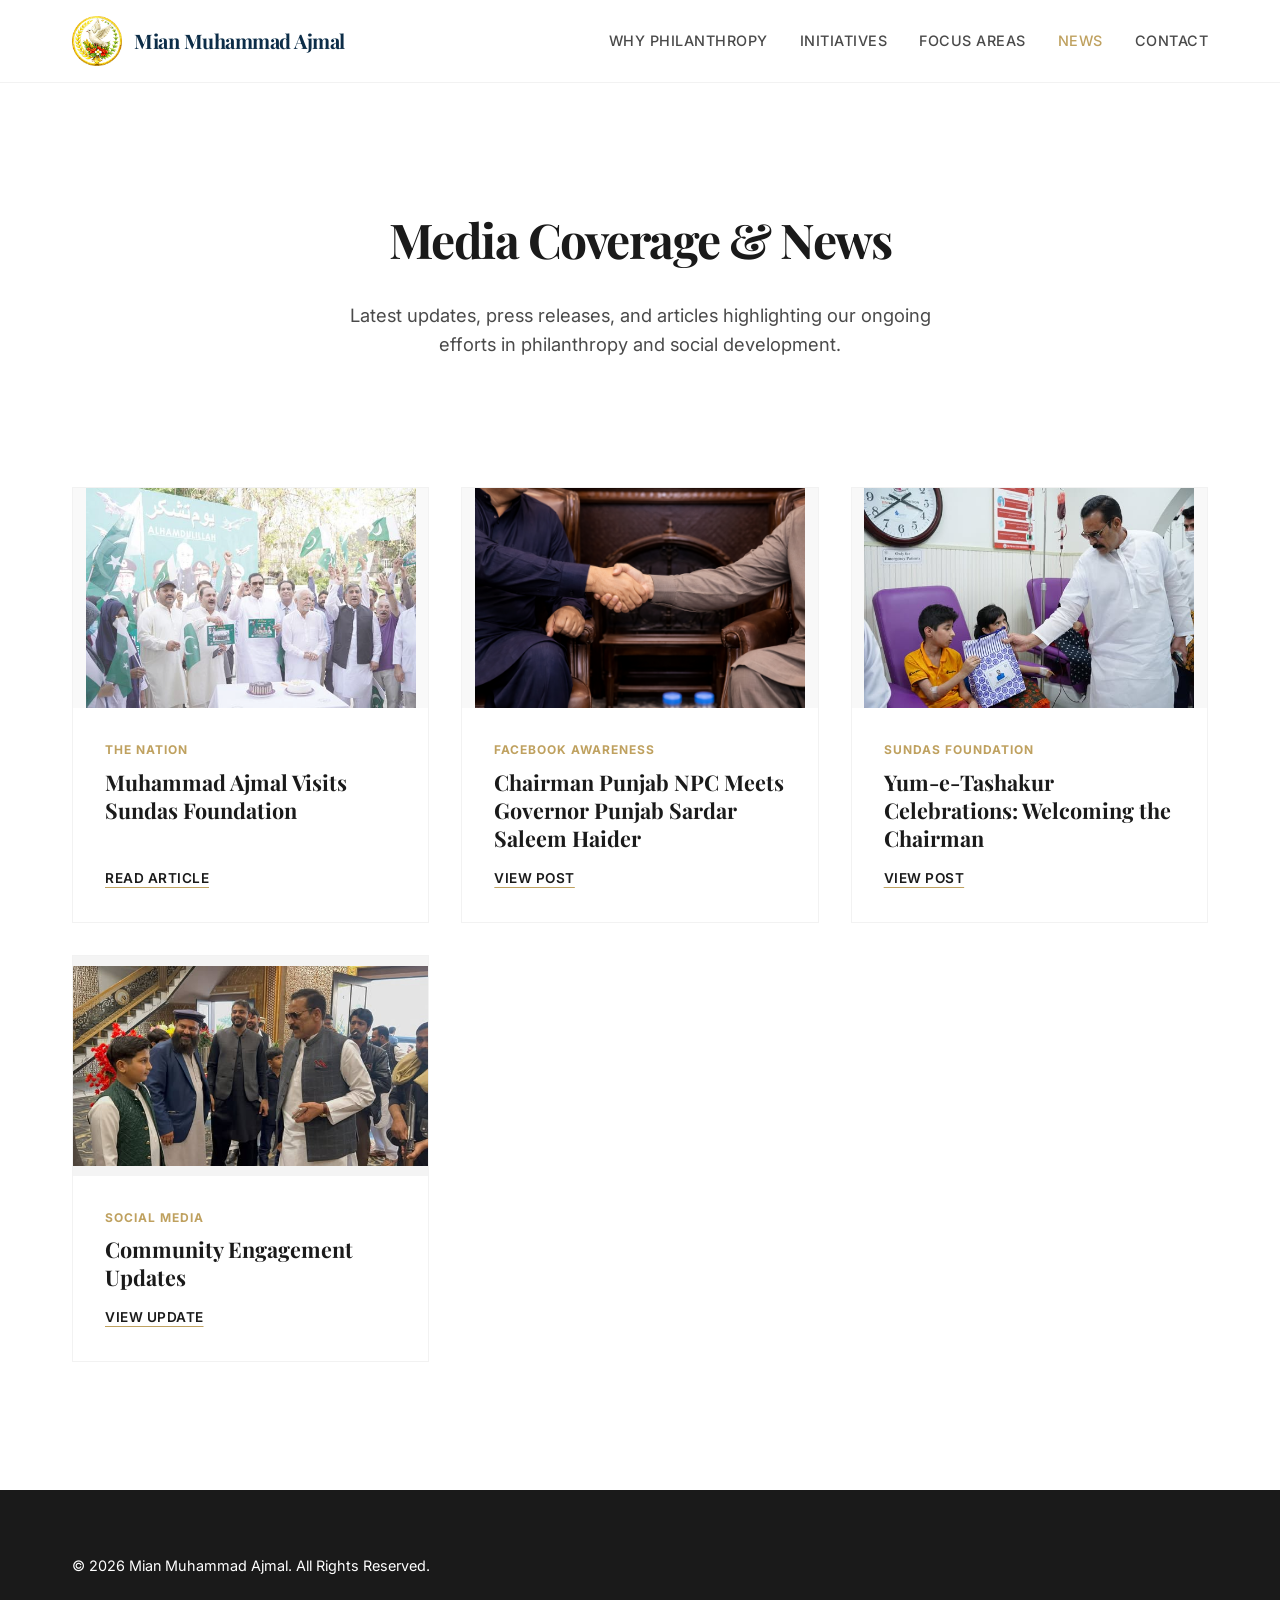
<file: news.html>
<!DOCTYPE html>
<html lang="en">

<head>
    <meta charset="UTF-8">
    <meta name="viewport" content="width=device-width, initial-scale=1.0">
    <title>News & Media - Mian Muhammad Ajmal</title>
    <link rel="preconnect" href="https://fonts.googleapis.com">
    <link rel="preconnect" href="https://fonts.gstatic.com" crossorigin>
    <link
        href="https://fonts.googleapis.com/css2?family=Playfair+Display:ital,wght@0,400;0,600;0,700;1,400&family=Inter:wght@300;400;500;600&display=swap"
        rel="stylesheet">
    <link rel="stylesheet" href="styles.css">
    <link rel="apple-touch-icon" sizes="180x180" href="apple-touch-icon.png">
    <link rel="icon" type="image/png" sizes="32x32" href="favicon-32x32.png">
    <link rel="icon" type="image/png" sizes="16x16" href="favicon-16x16.png">
    <link rel="manifest" href="site.webmanifest">
    <link rel="icon" href="favicon.ico">

</head>

<body>

    <header class="header">
        <div class="container">
            <nav class="nav">
                <a href="index.html" class="logo fade-in-logo" style="display: flex; align-items: center; gap: 12px;">
                    <img src="./MMA-logo-correct_ED New (1).png" alt="Logo" class="logo-img">
                    <span
                        style="font-family: var(--font-heading); font-size: 1.25rem; font-weight: 700; color: var(--accent-color); letter-spacing: -0.5px;">Mian
                        Muhammad Ajmal</span>
                </a>
                <ul class="nav-links">
                    <li><a href="philanthropy.html">why Philanthropy</a></li>
                    <li><a href="index.html#initiatives">Initiatives</a></li>
                    <li><a href="index.html#focus-areas">Focus Areas</a></li>
                    <li><a href="news.html" style="color: var(--accent-gold);">News </a></li>
                    <li><a href="index.html#contact">Contact</a></li>
                </ul>
            </nav>
        </div>
    </header>

    <main>
        <section class="section">
            <div class="container text-center">
                <h1 class="headline" style="font-size: 3rem;">Media Coverage & News</h1>
                <p class="hero-text" style="margin: 0 auto; max-width: 600px;">
                    Latest updates, press releases, and articles highlighting our ongoing efforts in philanthropy and
                    social development.
                </p>
            </div>
        </section>

        <section class="section" style="padding-top: 0;">
            <div class="container">
                <div class="news-grid">

                    <!-- Article 1 -->
                    <article class="news-card">
                        <div class="news-image"
                            style="background: #f8f8f8 url('muhammad-ajmal-visits-sundas-foundation-.jpg') no-repeat center/contain; opacity: 0.8;">
                        </div>
                        <div class="news-content">
                            <span class="news-source">The Nation</span>
                            <h3 class="news-title">Muhammad Ajmal Visits Sundas Foundation</h3>
                            <a href="https://www.nation.com.pk/19-May-2025/muhammad-ajmal-visits-sundas-foundation"
                                target="_blank" class="news-link">Read Article</a>
                        </div>
                    </article>

                    <!-- Article 2 -->
                    <article class="news-card">
                        <div class="news-image" style="background: #f8f8f8 url(handshake.png) no-repeat center/contain;"></div>
                        <div class="news-content">
                            <span class="news-source">Facebook Awareness</span>
                            <h3 class="news-title">Chairman Punjab NPC Meets Governor Punjab Sardar Saleem Haider</h3>
                            <a href="https://www.facebook.com/cidnews.gujrat/posts/chairman-punjab-npc-mian-muhammad-ajmal-meets-governor-punjab-sardar-saleem-haid/740429072239764/"
                                target="_blank" class="news-link">View Post</a>
                        </div>
                    </article>

                    <!-- Article 3 -->
                    <article class="news-card">
                        <div class="news-image" style="background: #f8f8f8 url('Yum-e-tashkur.jpg') no-repeat center/contain ;"></div>
                        <div class="news-content">
                            <span class="news-source">Sundas Foundation</span>
                            <h3 class="news-title">Yum-e-Tashakur Celebrations: Welcoming the Chairman</h3>
                            <a href="https://www.facebook.com/sundasfoundationofficial/posts/-yum-e-tashakur-celebrations-at-sundas-foundation-we-were-honored-to-welcome-cha/1110627667766122/"
                                target="_blank" class="news-link">View Post</a>
                        </div>
                    </article>

                

                    <!-- Article 5 -->
                    <article class="news-card">
                        <div class="news-image" style="background: #f4f4f4 url(MMA_sir.jpg) no-repeat center/contain;"></div>
                        <div class="news-content">
                            <span class="news-source">Social Media</span>
                            <h3 class="news-title">Community Engagement Updates</h3>
                            <a href="https://www.facebook.com/share/1CEz4FT7hi/?mibextid=wwXIfr" target="_blank"
                                class="news-link">View Update</a>
                        </div>
                    </article>

                </div>
            </div>
        </section>

        <footer class="footer">
            <div class="container">
                <p>&copy; 2026 Mian Muhammad Ajmal. All Rights Reserved.</p>
            </div>
        </footer>

    </main>
<script>
    document.addEventListener("contextmenu", e => e.preventDefault());

    document.addEventListener("keydown", function (e) {
        if (
            e.key === "F12" ||
            (e.ctrlKey && e.shiftKey && e.key === "I") ||
            (e.ctrlKey && e.shiftKey && e.key === "J") ||
            (e.ctrlKey && e.key === "U")
        ) {
            e.preventDefault();
        }
    });
</script>

</body>

</html>
</file>
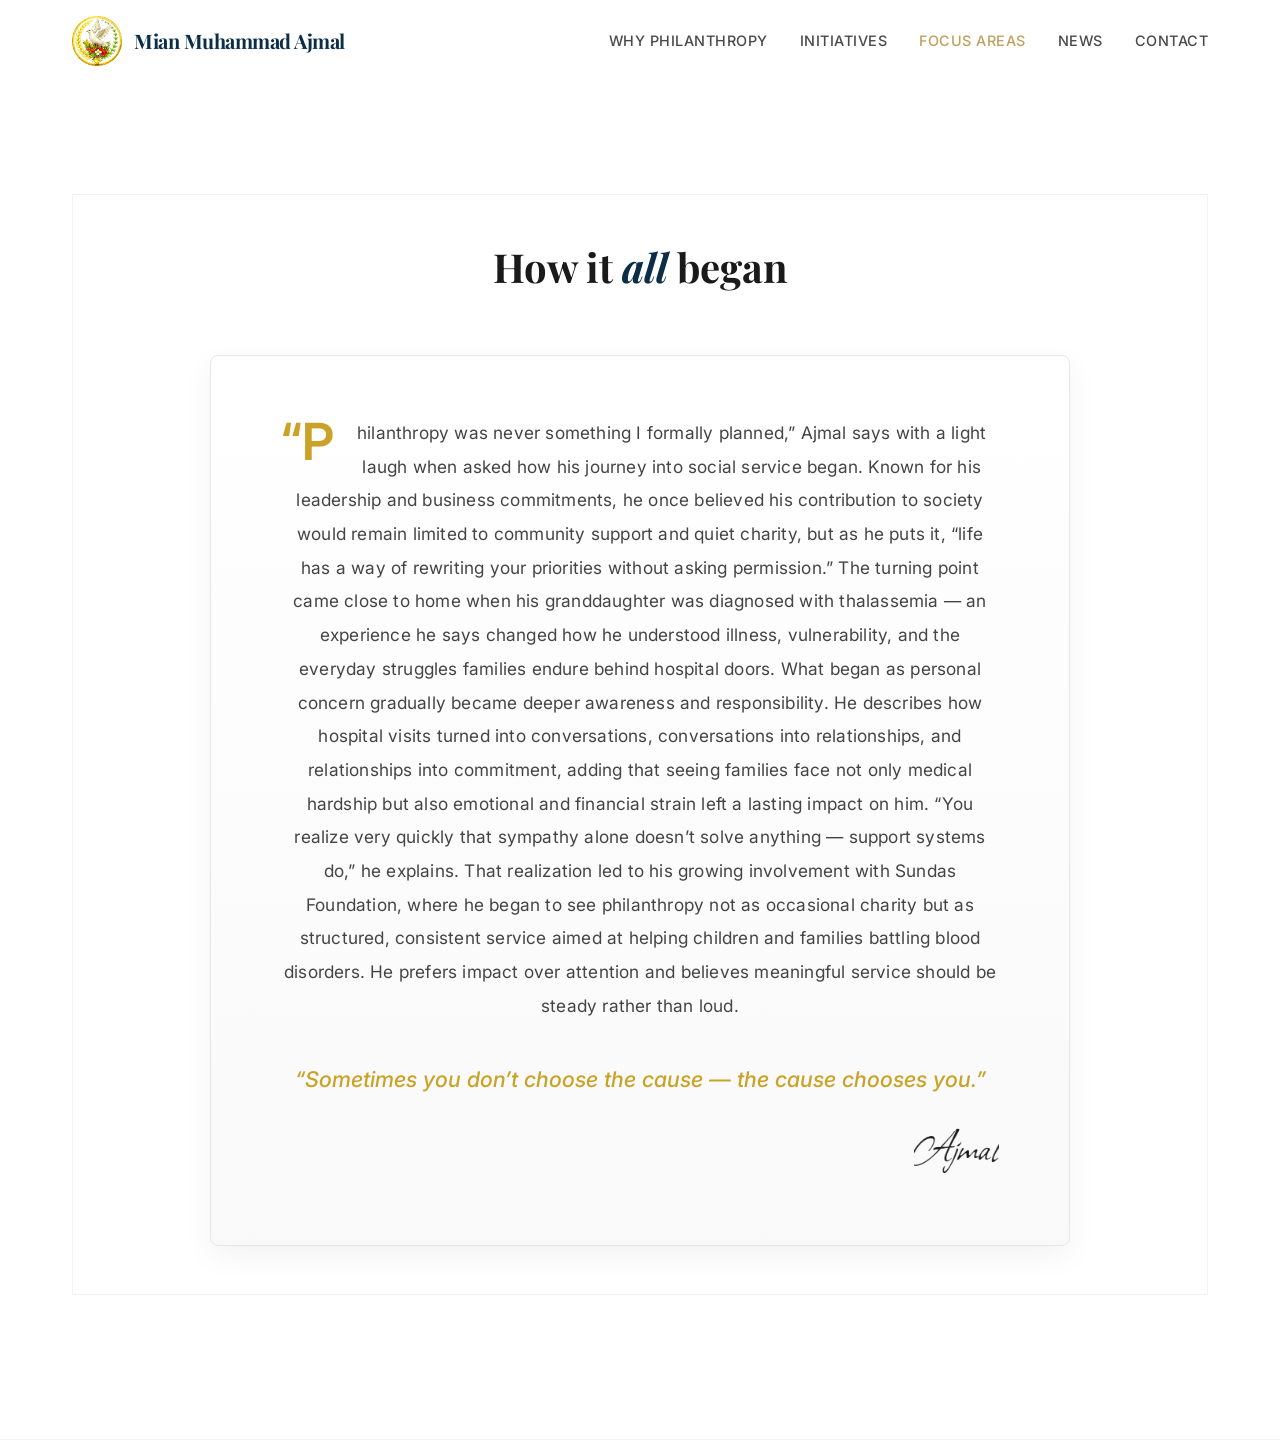
<file: philanthropy.html>
<!DOCTYPE html>
<html lang="en">

<head>
    <meta charset="UTF-8">
    <meta name="viewport" content="width=device-width, initial-scale=1.0">
    <title>Focus Areas - Mian Muhammad Ajmal</title>
    <link rel="preconnect" href="https://fonts.googleapis.com">
    <link rel="preconnect" href="https://fonts.gstatic.com" crossorigin>
    <link
        href="https://fonts.googleapis.com/css2?family=Playfair+Display:ital,wght@0,400;0,600;0,700;1,400&family=Inter:wght@300;400;500;600&family=Noto+Nastaliq+Urdu:wght@400;700&display=swap"
        rel="stylesheet">
    <link rel="stylesheet" href="styles.css">
    <link rel="apple-touch-icon" sizes="180x180" href="apple-touch-icon.png">
    <link rel="icon" type="image/png" sizes="32x32" href="favicon-32x32.png">
    <link rel="icon" type="image/png" sizes="16x16" href="favicon-16x16.png">
    <link rel="manifest" href="site.webmanifest">
    <link rel="icon" href="favicon.ico">

    <style>
        .icon-large {
            font-size: 3rem;
            margin-bottom: 1rem;
            color: var(--accent-gold);
            display: block;
        }

        .focus-detail-grid {
            display: grid;
            grid-template-columns: 1fr;
            gap: 4rem;
        }

        .focus-detail-item {
            padding: 3rem;
            background: #fff;
            border: 1px solid var(--border-light);
        }

        .focus-detail-item:nth-child(even) {
            background: #fafafa;
        }
    </style>
</head>

<body>

    <header class="header">
        <div class="container">
            <nav class="nav">
                <a href="index.html" class="logo fade-in-logo" style="display: flex; align-items: center; gap: 12px;">
                    <img src="MMA-logo-correct_ED New (1).png" alt="Logo" class="logo-img">
                    <span
                        style="font-family: var(--font-heading); font-size: 1.25rem; font-weight: 700; color: var(--accent-color); letter-spacing: -0.5px;">Mian
                        Muhammad Ajmal</span>
                </a>
                <ul class="nav-links">
                    <li><a href="philanthropy.html">why Philanthropy</a></li>
                    <li><a href="initiatives.html">Initiatives</a></li>
                    <li><a href="focus-areas.html" class="active">Focus Areas</a></li>
                    <li><a href="news.html">News</a></li>
                    <li><a href="index.html#contact">Contact</a></li>
                </ul>
            </nav>
        </div>
        <section class="section">
            <div class="container">
                <div class="focus-detail-grid">
        
                    <!-- Area 1 -->
                    <div class="focus-detail-item">
                        <h2 class="section-title text-center">How it <span style="color: var(--accent-color); font-style: italic;";>all </span>  began</h2>
<div class="story-text">

    <p class="story-para">
        “Philanthropy was never something I formally planned,” Ajmal says with a light laugh when asked how his journey
        into
        social service began. Known for his leadership and business commitments, he once believed his contribution to
        society would remain limited to community support and quiet charity, but as he puts it, “life has a way of
        rewriting
        your priorities without asking permission.” The turning point came close to home when his granddaughter was
        diagnosed with thalassemia — an experience he says changed how he understood illness, vulnerability, and the
        everyday struggles families endure behind hospital doors. What began as personal concern gradually became deeper
        awareness and responsibility. He describes how hospital visits turned into conversations, conversations into
        relationships, and relationships into commitment, adding that seeing families face not only medical hardship but
        also emotional and financial strain left a lasting impact on him. “You realize very quickly that sympathy alone
        doesn’t solve anything — support systems do,” he explains. That realization led to his growing involvement with
        Sundas Foundation, where he began to see philanthropy not as occasional charity but as structured, consistent
        service aimed at helping children and families battling blood disorders. He prefers impact over attention and
        believes meaningful service should be steady rather than loud.
    </p>

    <blockquote class="story-quote">
        “Sometimes you don’t choose the cause — the cause chooses you.”
    </blockquote>

    <div class="signature-container">
        <img src="signature.png" alt="Ajmal's Signature">
    </div>

</div>

       </div>

    </header>
<script>
    document.addEventListener("contextmenu", e => e.preventDefault());

    document.addEventListener("keydown", function (e) {
        if (
            e.key === "F12" ||
            (e.ctrlKey && e.shiftKey && e.key === "I") ||
            (e.ctrlKey && e.shiftKey && e.key === "J") ||
            (e.ctrlKey && e.key === "U")
        ) {
            e.preventDefault();
        }
    });
</script>

</body>
</html>
</file>
<file: styles.css>
:root {
    --bg-color: #ffffff;
    --text-primary: #1a1a1a;
    --text-secondary: #4a4a4a;
    --text-light: #7a7a7a;
    --accent-color: #0c2d48;
    /* Deep Midnight Blue */
    --accent-gold: #bfa15f;
    /* Muted Gold */
    --accent-gold-light: #e6dcc5;
    --font-heading: 'Playfair Display', serif;
    --font-body: 'Inter', sans-serif;
    --font-urdu: 'Noto Nastaliq Urdu', serif;
    --max-width: 1200px;
    --spacing-xs: 0.5rem;
    --spacing-sm: 1rem;
    --spacing-md: 2rem;
    --spacing-lg: 4rem;
    --spacing-xl: 8rem;
    --border-light: rgba(0, 0, 0, 0.05);
}

* {
    margin: 0;
    padding: 0;
    box-sizing: border-box;
}

body {
    font-family: var(--font-body);
    color: var(--text-primary);
    background-color: var(--bg-color);
    line-height: 1.6;
    -webkit-font-smoothing: antialiased;
}

h1,h2,h3,h4,h5,h6 {
    font-family: var(--font-heading);
    font-weight: 700;
    line-height: 1.2;
    color: var(--text-primary);
}

a {
    text-decoration: none;
    color: inherit;
    transition: all 0.3s ease;
}

ul {
    list-style: none;
}

.container {
    width: 100%;
    max-width: var(--max-width);
    margin: 0 auto;
    padding: 0 var(--spacing-md);
}

.text-center {
    text-align: center;
}

.text-center-max {
    max-width: 700px;
    margin: 0 auto;
}

/* Buttons */
.btn {
    display: inline-block;
    padding: 1rem 2rem;
    font-family: var(--font-body);
    font-weight: 500;
    text-transform: uppercase;
    letter-spacing: 1px;
    font-size: 0.85rem;
    transition: all 0.3s ease;
    border: 1px solid transparent;
    cursor: pointer;
}

.btn-primary {
    background-color: var(--text-primary);
    color: var(--bg-color);
}

.btn-primary:hover {
    background-color: var(--accent-gold);
    color: #fff;
    transform: translateY(-2px);
}

/* Header */
.header {
    padding: var(--spacing-sm) 0;
    position: sticky;
    top: 0;
    background-color: rgba(255, 255, 255, 0.98);
    backdrop-filter: blur(10px);
    z-index: 1000;
    border-bottom: 1px solid var(--border-light);
}

.nav {
    display: flex;
    justify-content: space-between;
    align-items: center;
}

.logo-img {
    height: 50px;
    width: auto;
    display: block;
}

@keyframes fadeIn {
    from {
        opacity: 0;
        transform: translateY(-10px);
    }

    to {
        opacity: 1;
        transform: translateY(0);
    }
}

.fade-in-logo {
    opacity: 0;
    animation: fadeIn 1.5s ease-out forwards;
}

.nav-links {
    display: flex;
    gap: var(--spacing-md);
}

.nav-links a {
    font-size: 0.9rem;
    font-weight: 500;
    color: var(--text-secondary);
    text-transform: uppercase;
    letter-spacing: 0.5px;
}

.nav-links a:hover,
.nav-links a.active {
    color: var(--accent-gold);
}

/* Hero Section */
.hero {
    padding: var(--spacing-xl) 0;
    position: relative;
    overflow: hidden;
}

.hero-small {
    padding: var(--spacing-lg) 0 var(--spacing-md) 0;
    background-color: #f9f9f9;
}

.hero-container {
    display: grid;
    grid-template-columns: 1fr 1.2fr;
    gap: var(--spacing-lg);
    align-items: center;
}

.hero-image-wrapper {
    position: relative;
    z-index: 1;
    overflow: hidden;
    /* Ensure nothing comes out */
    border-radius: 8px;
    /* Clean professional radius */
    border: 1px solid rgba(0, 0, 0, 0.1);
    /* Nice clean border */
    /* Blob Background */
    /* animation: blobFloat 10s infinite alternate ease-in-out; */
}

/* Blob disabled reference */
.blob-bg {
    display: none;
    /* Hide fully to prevent overflow issues */
}

.hero-image {
    width: 100%;
    height: auto;
    display: block;
    aspect-ratio: 3/4;
    object-fit: cover;
    /* Box shadow moved to wrapper could clip, but user wants clean border. */
    /* We keep shadow on image but ensure wrapper clips it? No, shadow on image inside overflow hidden gets clipped. */
    /* Let's put shadow on wrapper but it must be outside border radius. */
    /* Actually, to keep it clean and professional, a soft drop shadow on frame is best. */
}

/* Wrapper shadow separate from image to avoid clipping if we want clip */
.hero-image-wrapper {
    box-shadow: 20px 20px 0px rgba(191, 161, 95, 0.1);
    background-color: var(--accent-gold-light);
    /* Nice background color added */
}

.eyebrow {
    display: block;
    font-family: var(--font-body);
    text-transform: uppercase;
    letter-spacing: 2px;
    font-size: 0.8rem;
    color: var(--accent-gold);
    margin-bottom: var(--spacing-sm);
    font-weight: 700;
}

/* RESTORED CONTENT STARTS HERE */

.headline {
    font-size: 4rem;
    margin-bottom: var(--spacing-md);
    letter-spacing: -1.5px;
}

.hero-text {
    font-size: 1.15rem;
    color: var(--text-secondary);
    margin-bottom: var(--spacing-md);
    max-width: 90%;
}

/* Urdu Quote */
.urdu-quote-container {
    margin-bottom: var(--spacing-md);
    padding: var(--spacing-sm) 0;
    border-left: 3px solid var(--accent-gold);
    padding-left: var(--spacing-sm);
}

.urdu-text {
    font-family: var(--font-urdu);
    font-size: 1.8rem;
    color: var(--accent-color);
    line-height: 1.8;
    direction: rtl;
    text-align: right;
    display: block;
    text-align: left;
    /* Force left align visual */
}

.urdu-translation {
    font-style: italic;
    color: var(--text-light);
    margin-top: 0.5rem;
}

/* Timeline Interactive */
.section {
    padding: var(--spacing-xl) 0;
}

.section-title {
    font-size: 2.5rem;
    margin-bottom: var(--spacing-lg);
    position: relative;
}

.timeline-section {
    background-color: #fafafa;
}

.timeline {
    position: relative;
    max-width: 800px;
    margin: 0 auto;
}

.timeline::before {
    content: '';
    position: absolute;
    left: 20px;
    top: 0;
    bottom: 0;
    width: 2px;
    background: var(--accent-gold);
}

.timeline-item {
    position: relative;
    padding-left: 60px;
    margin-bottom: var(--spacing-lg);
}

.timeline-item:last-child {
    margin-bottom: 0;
}

.timeline-marker {
    position: absolute;
    left: 11px;
    top: 0;
    width: 20px;
    height: 20px;
    border-radius: 50%;
    background: #fff;
    border: 3px solid var(--accent-gold);
    z-index: 2;
    transition: all 0.3s;
}

.timeline-content {
    background: #fff;
    padding: var(--spacing-md);
    border: 1px solid var(--border-light);
    border-left: 4px solid var(--accent-gold);
    box-shadow: 0 5px 15px rgba(0, 0, 0, 0.02);
    transition: all 0.3s ease;
    cursor: default;
}

/* Interactivity */
.hover-effect:hover {
    transform: translateX(10px);
    box-shadow: 0 10px 30px rgba(0, 0, 0, 0.08);
}

.hover-effect:hover+.timeline-marker,
.timeline-item:hover .timeline-marker {
    background-color: var(--accent-gold);
    transform: scale(1.2);
}

.timeline-year {
    font-size: 0.85rem;
    font-weight: 700;
    color: var(--accent-gold);
    display: block;
    margin-bottom: 0.5rem;
    text-transform: uppercase;
    letter-spacing: 1px;
}

.timeline-title {
    font-size: 1.5rem;
    color: var(--accent-color);
}

.timeline-org {
    display: block;
    font-size: 0.9rem;
    text-transform: uppercase;
    color: var(--text-light);
    letter-spacing: 1px;
    margin-bottom: var(--spacing-sm);
    font-weight: 600;
}

.read-more-link {
    display: inline-block;
    margin-top: 1rem;
    font-size: 0.85rem;
    font-weight: 600;
    color: var(--text-primary);
    border-bottom: 1px solid var(--accent-gold);
}

.read-more-link:hover {
    color: var(--accent-gold);
}

/* Initiative & Focus Detail Styles */
.initiative-block {
    margin-bottom: var(--spacing-lg);
    border-bottom: 1px solid var(--border-light);
    padding-bottom: var(--spacing-lg);
}

.initiative-block:last-child {
    border: none;
}

.initiative-header {
    display: flex;
    justify-content: space-between;
    align-items: baseline;
    margin-bottom: var(--spacing-sm);
    flex-wrap: wrap;
    gap: 1rem;
}

.initiative-header h2 {
    font-size: 2rem;
    color: var(--accent-color);
}

.role-badge {
    background: var(--accent-gold);
    color: #fff;
    padding: 0.3rem 0.8rem;
    border-radius: 20px;
    font-size: 0.8rem;
    text-transform: uppercase;
    letter-spacing: 1px;
    font-weight: 600;
}

.lead {
    font-size: 1.25rem;
    margin-bottom: 1rem;
    color: var(--text-primary);
}

.detail-list li {
    margin-bottom: 0.8rem;
    position: relative;
    padding-left: 1.5rem;
}

.detail-list li::before {
    content: "→";
    position: absolute;
    left: 0;
    color: var(--accent-gold);
}

/* Focus Grid */
.icon-large {
    font-size: 3rem;
    margin-bottom: 1rem;
    color: var(--accent-gold);
    display: block;
}

.focus-detail-grid {
    display: grid;
    grid-template-columns: 1fr;
    gap: 2rem;
}

.focus-detail-item {
    padding: 3rem;
    background: #fff;
    border: 1px solid var(--border-light);
    transition: transform 0.3s;
}

.focus-detail-item:hover {
    transform: translateY(-5px);
    box-shadow: 0 10px 40px rgba(0, 0, 0, 0.05);
}

/* Footer Enhanced */
.footer {
    padding: var(--spacing-lg) 0 var(--spacing-md) 0;
    background-color: #1a1a1a;
    color: #fff;
    font-size: 0.9rem;
}

.footer-content {
    display: grid;
    grid-template-columns: 1.5fr 1fr 1fr;
    gap: var(--spacing-lg);
    margin-bottom: var(--spacing-lg);
}

.footer-logo {
    height: 140px;
    margin-top: 0rem;
    margin-bottom: 1rem;
    opacity: 0.92;
}
.footer-col h4 {
    color: #fff;
    font-family: var(--font-body);
    text-transform: uppercase;
    letter-spacing: 1px;
    font-size: 0.9rem;
    margin-bottom: 1.5rem;
}

.footer-links li {
    margin-bottom: 0.8rem;
}

.footer-links a {
    color: #aaa;
}

.footer-links a:hover {
    color: #fff;
    text-decoration: underline;
}

.footer-bottom {
    padding: 2rem 0;
    border-top: 1px solid rgba(255, 255, 255, 0.1);
    text-align: center;
    color: #666;
}

/* Contact Form Enhanced */
.contact-section {
    background-color: #fff;
}

.contact-container {
    display: grid;
    grid-template-columns: 1fr 1fr;
    gap: var(--spacing-lg);
    align-items: start;
}

.contact-text h2 {
    font-size: 2.5rem;
    margin-bottom: 1rem;
}

.contact-text p {
    font-size: 1.1rem;
    color: var(--text-secondary);
    line-height: 1.8;
}

.contact-form {
    background: #fff;
    padding: 2.5rem;
    border: 1px solid var(--border-light);
    box-shadow: 0 20px 40px rgba(0, 0, 0, 0.03);
    /* Expensive feel */
}

.form-group {
    margin-bottom: 1.5rem;
}

.form-group input,
.form-group textarea {
    width: 100%;
    padding: 1.2rem;
    border: 1px solid #eee;
    font-family: var(--font-body);
    font-size: 1rem;
    transition: all 0.3s ease;
    background: #fafafa;
    color: var(--text-primary);
}

.form-group input:focus,
.form-group textarea:focus {
    outline: none;
    border-color: var(--accent-gold);
    background: #fff;
    box-shadow: 0 0 0 4px rgba(191, 161, 95, 0.05);
}

.form-note {
    font-size: 0.85rem;
    color: var(--text-light);
    margin-top: 1rem;
    text-align: center;
}

/* News Styles Restored */
.news-grid {
    display: grid;
    grid-template-columns: repeat(auto-fill, minmax(300px, 1fr));
    gap: var(--spacing-md);
}

.news-card {
    background: #fff;
    border: 1px solid var(--border-light);
    overflow: hidden;
    transition: all 0.3s ease;
    display: flex;
    flex-direction: column;
}

.news-card:hover {
    transform: translateY(-5px);
    box-shadow: 0 10px 40px rgba(0, 0, 0, 0.08);
    /* Expensive shadow */
}

.news-image {
    width: 100%;
    height: 220px;
    object-fit: cover;
    background-color: #f0f0f0;
    transition: transform 0.5s ease;
}

.news-card:hover .news-image {
    transform: scale(1.02);
}

.news-content {
    padding: var(--spacing-md);
    flex-grow: 1;
    display: flex;
    flex-direction: column;
}

.news-source {
    font-size: 0.75rem;
    text-transform: uppercase;
    color: var(--accent-gold);
    margin-bottom: var(--spacing-xs);
    font-weight: 700;
    letter-spacing: 1px;
}

.news-title {
    font-size: 1.35rem;
    margin-bottom: var(--spacing-sm);
    line-height: 1.3;
    font-family: var(--font-heading);
}

.news-link {
    margin-top: auto;
    font-size: 0.85rem;
    font-weight: 600;
    text-decoration: underline;
    text-decoration-color: var(--accent-gold);
    text-underline-offset: 4px;
    text-transform: uppercase;
    letter-spacing: 0.5px;
}

/* Responsive */
@media (max-width: 768px) {
    .headline {
        font-size: 2.5rem;
        /* Adjusted for mobile */
    }

    .hero-container,
    .contact-container,
    .footer-content {
        grid-template-columns: 1fr;
    }

    /* Header Responsive */
    .nav {
        flex-direction: column;
        gap: 1rem;
        padding-bottom: 1rem;
    }

    .nav-links {
        justify-content: center;
        flex-wrap: wrap;
        gap: 1rem;
    }

    .logo {
        justify-content: center;
        text-align: center;
    }

    /* Portrait Responsive */
    .hero-image {
        aspect-ratio: 3/4;
        /* Maintain portrait ratio */
        width: 80%;
        /* Don't take full width on mobile */
        margin: 0 auto;
    }

    .timeline::before {
        left: 10px;
    }

    .timeline-item {
        padding-left: 40px;
    }

    .timeline-marker {
        left: 1px;
    }

    .initiative-header {
        flex-direction: column;
    }

    .urdu-text {
        text-align: left;
    }
}


/* FOR COOKIE CONSENT */

#cookie-close {
    display: none;
}

.cookie-banner {
    position: fixed;
    bottom: 2rem;
    left: 50%;
    transform: translateX(-50%);

    width: min(1100px, 92vw);
    /* key for responsiveness */

    background: #F8F5EF;
    border: 1px solid #D9C7A3;
    border-radius: 16px;

    padding: clamp(14px, 2vw, 22px);

    display: flex;
    align-items: center;
    justify-content: space-between;
    gap: clamp(12px, 2vw, 24px);

    flex-wrap: wrap;
    /* allows wrap on mid screens */

    box-shadow: 0 12px 32px rgba(0, 0, 0, 0.14);
    z-index: 9999;
}

/* left group */
.cookie-left {
    display: flex;
    align-items: center;
    gap: clamp(10px, 1.5vw, 18px);
    flex: 1 1 500px;
    /* flexible width */
}

/* logo scales with screen */
.cookie-logo {
    width: clamp(34px, 3vw, 48px);
    height: auto;
}

/* text scales */
.cookie-banner p {
    margin: 0;
    font-size: clamp(13px, 1.2vw, 16px);
    line-height: 1.4;
    color: #1a1a1a;
}

/* link */
.cookie-banner a {
    color: #0F2E4C;
    text-decoration: underline;
}

/* button */
.cookie-btn {
    background: #C9A24A;
    padding: clamp(10px, 1.2vw, 14px) clamp(14px, 1.8vw, 20px);
    border-radius: 12px;
    font-weight: 600;
    cursor: pointer;
    white-space: nowrap;
    flex: 0 0 auto;
}

/* close behavior */
#cookie-close:checked+.cookie-banner {
    display: none;
}

.story-para {
    font-size: 1.05rem;
    line-height: 1.9;
    color: #444;
    max-width: 820px;
    margin: 0 auto;
    text-align: left;
    font-weight: 400;
    text-align: center;
}




.story-text { 
    max-width: 860px;
    margin: 0 auto;
    padding: 60px 70px;
    background: linear-gradient(to bottom, #ffffff, #f9f9f9);
    border: 1px solid #e6e6e6;
    border-radius: 8px;
    box-shadow: 0 10px 30px rgba(0, 0, 0, 0.05);
}

.story-para {
    font-size: 1.08rem;
    line-height: 1.95;
    color: #444;
    letter-spacing: 0.2px;
}

.story-para::first-letter {
    font-size: 3.2rem;
    font-weight: 600;
    float: left;
    line-height: 1;
    margin-right: 10px;
    color: #c9a227;
}

.story-quote {
    margin: 40px 0 20px;
    font-size: 1.35rem;
    font-style: italic;
    color: #c9a227;
    text-align: center;
    font-weight: 500;
}

.signature-container {
    text-align: right;
    margin-top: 15px;
}

.signature-container img {
    height: 60px;
    opacity: 0.9;
}

html{
    scroll-behavior: smooth;
}
</file>
